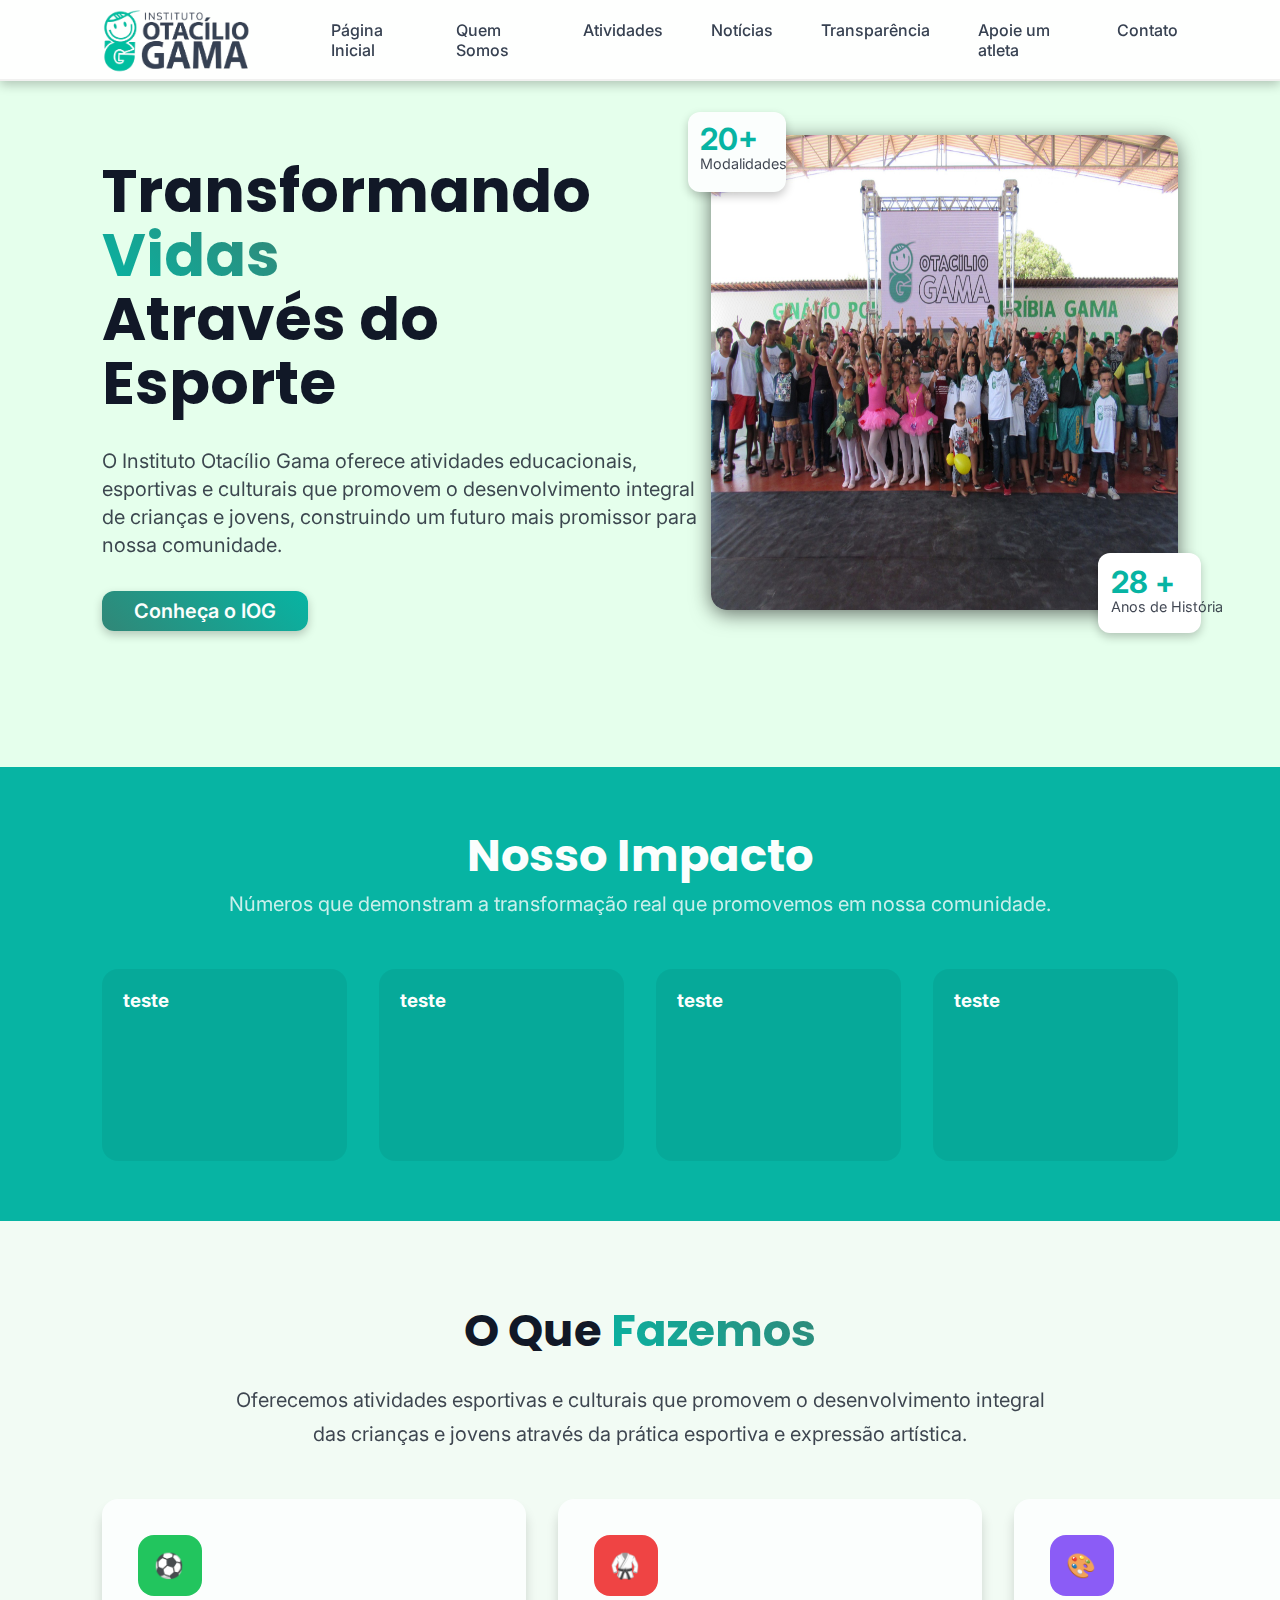
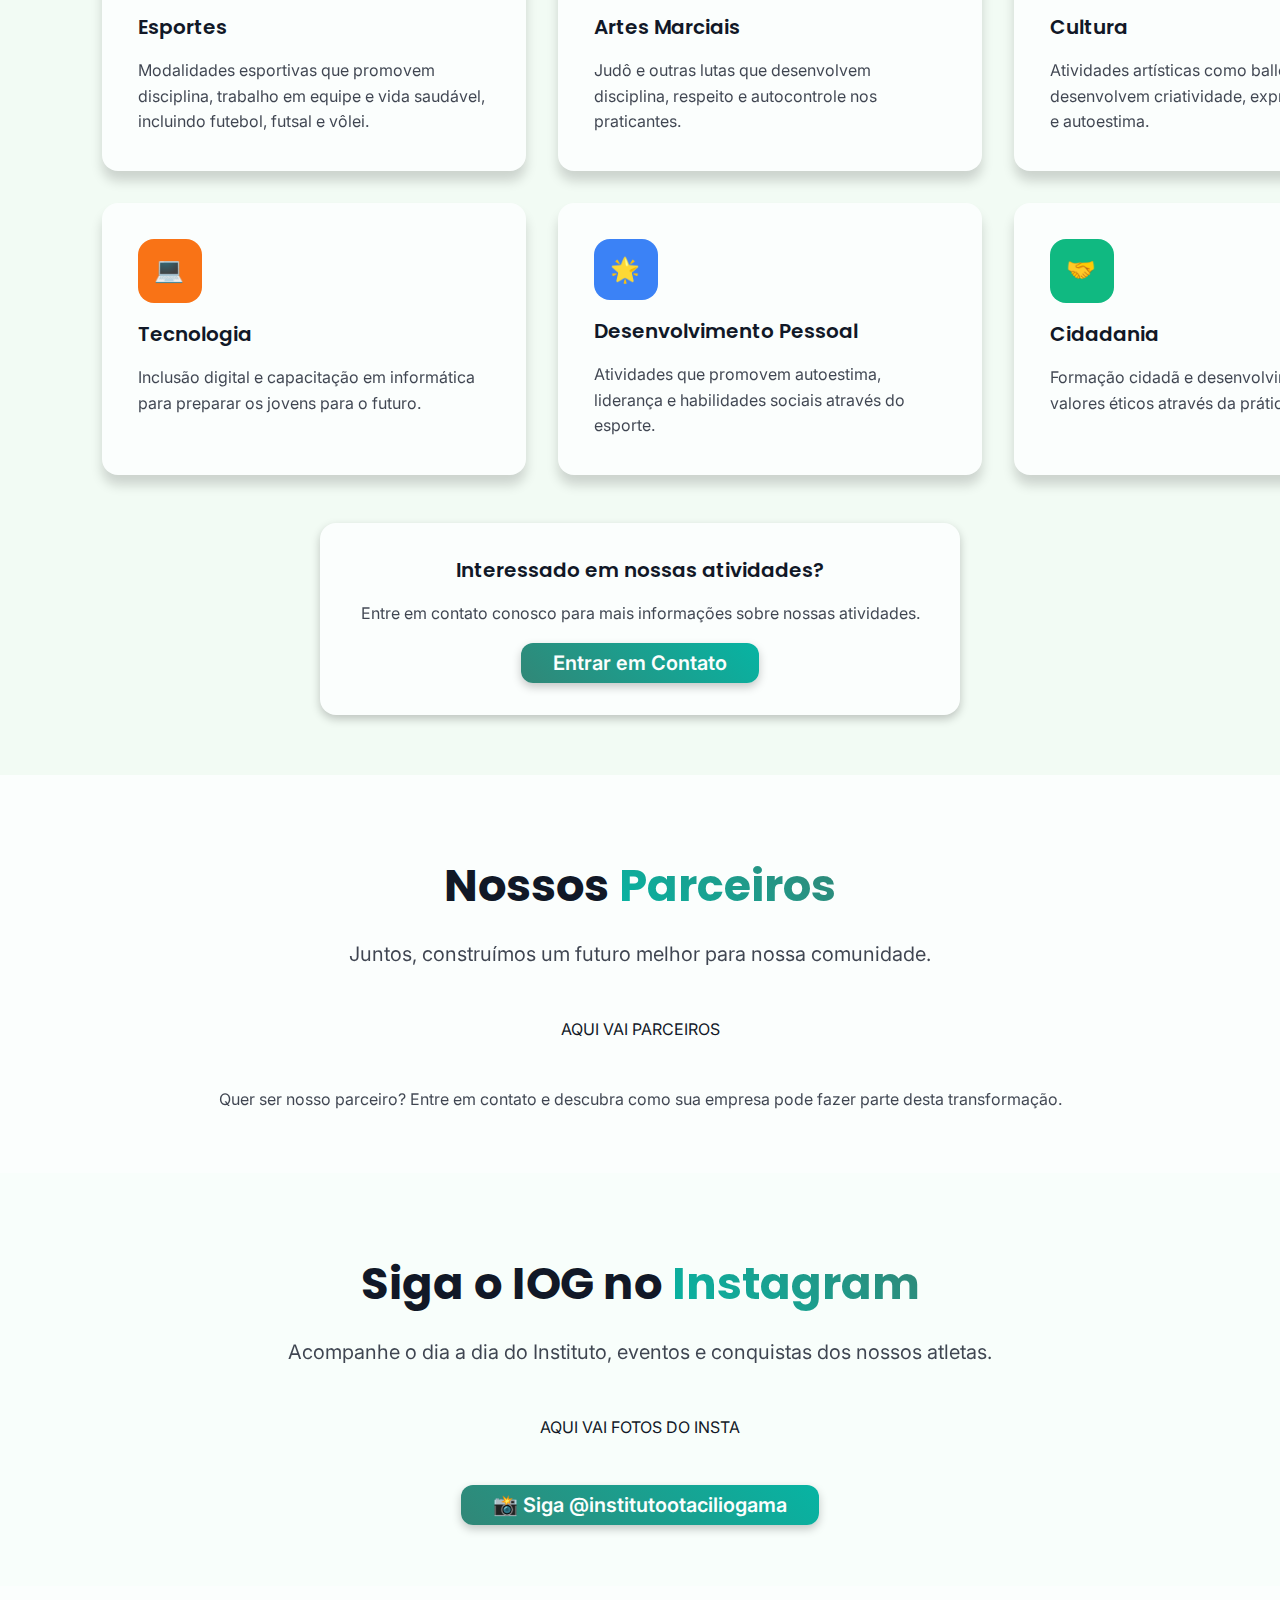
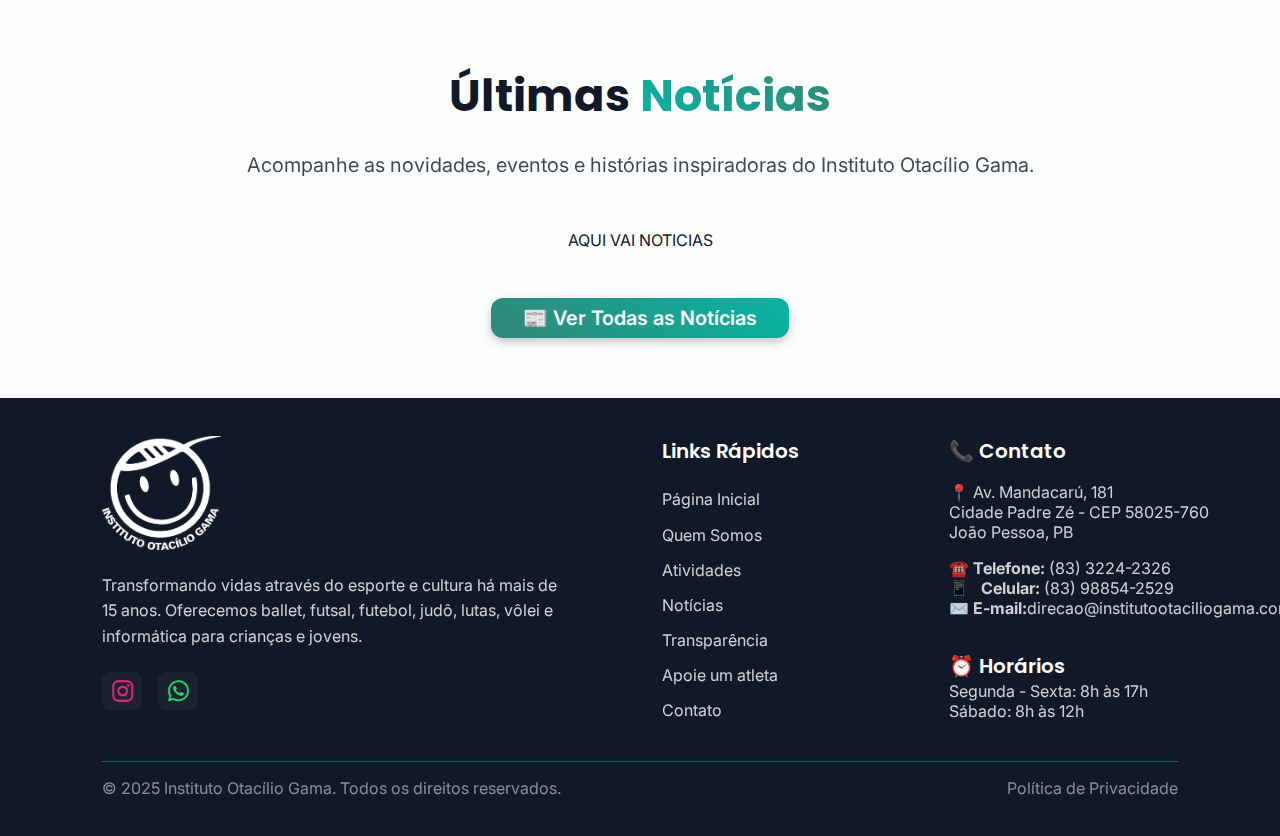
<file: index.html>
<!DOCTYPE html>
<html lang="pt-BR">

<head>
  <meta charset="UTF-8" />
  <meta name="viewport" content="width=device-width, initial-scale=1.0" />
  <title>Instituto Otacílio Gama</title>
  <meta name="description"
    content="O Instituto Otacílio Gama oferece atividades esportivas, culturais e educacionais para crianças e jovens. Faça sua matrícula e transforme seu futuro!" />
  <link rel="stylesheet" href="assets/css/styles.css" />
  <link rel="preconnect" href="https://fonts.googleapis.com" />
  <link rel="preconnect" href="https://fonts.gstatic.com" crossorigin />
  <link
    href="https://fonts.googleapis.com/css2?family=Inter:ital,opsz,wght@0,14..32,100..900;1,14..32,100..900&display=swap"
    rel="stylesheet" />
  <link href="https://fonts.googleapis.com/css2?family=Poppins:wght@400;600;700&display=swap" rel="stylesheet" />
  <link rel="stylesheet" href="https://cdnjs.cloudflare.com/ajax/libs/font-awesome/6.4.0/css/all.min.css" />
  <link rel="icon" type="image/png" href="assets/images/favicon-logo.png">
</head>

<body>
  <!-- Cabeçalho -->
  <header class="cabecalho">
    <div class="container">
      <div class="cabecalho__conteudo">
        <!-- Logo -->
        <div class="logo">
          <img src="assets/images/logo.png"
            alt="Logotipo do Instituto Otacílio Gama, com símbolo estilizado de rosto sorridente e texto ao lado" />
        </div>

        <!-- Navegação -->
        <div class="nav">
          <nav>
            <ul class="nav-lista">
              <li>
                <a href="index.html" class="link">Página Inicial</a>
              </li>
              <li>
                <a href="pages/quemsomos.html" class="link">Quem Somos</a>
              </li>
              <li>
                <a href="pages/atividades.html" class="link">Atividades</a>
              </li>
              <li>
                <a href="pages/noticias.html" class="link">Notícias</a>
              </li>
              <li>
                <a href="pages/transparencia.html" class="link">Transparência</a>
              </li>
              <li>
                <a href="pages/apoie.html" class="link">Apoie um atleta</a>
              </li>
              <li><a href="pages/contato.html" class="link">Contato</a></li>
            </ul>
          </nav>
        </div>
      </div>
    </div>
  </header>

  <main>
    <!-- Inicio -->
    <section class="inicio">
      <div class="container">
        <div class="inicio__conteudo">
          <div class="inicio__introducao">
            <h1 class="titulo">
              Transformando <br /><span>Vidas</span><br />Através do<br />
              Esporte
            </h1>
            <p class="inicio__descricao">
              O Instituto Otacílio Gama oferece atividades educacionais,
              esportivas e culturais que promovem o desenvolvimento integral
              de crianças e jovens, construindo um futuro mais promissor para
              nossa comunidade.
            </p>
            <div class="inicio__botao">
              <a href="pages/quemsomos.html" class="botao">Conheça o IOG</a>
            </div>
          </div>
          <div class="imagem">
            <div class="imagem__foto">
              <img src="assets/images/alunos.jfif" alt="Alunos" />
              <div class="inicio__conteudo__textoimg">
                <span class="textoimg__numero">20+</span>
                <p class="textoimg__texto">Modalidades</p>
              </div>
              <div class="inicio__conteudo__textoimg2">
                <span class="textoimg__numero">28 +</span>
                <p class="textoimg__texto">Anos de História</p>
              </div>
            </div>
          </div>
        </div>
      </div>
    </section>

    <!-- Impacto -->
    <section class="impacto">
      <div class="container">
        <div class="conteudo">
          <div class="descricao">
            <h2 class="subtitulo">Nosso Impacto</h2>
            <p class="texto">
              Números que demonstram a transformação real que promovemos em
              nossa comunidade.
            </p>
          </div>
          <div class="impacto__itens">
            <div class="impacto__item">
              <h3>teste</h3>
            </div>
            <div class="impacto__item">
              <h3>teste</h3>
            </div>
            <div class="impacto__item">
              <h3>teste</h3>
            </div>
            <div class="impacto__item">
              <h3>teste</h3>
            </div>
          </div>
        </div>
      </div>
    </section>
    <!-- O que Fazemos -->
    <section class="o-que-fazemos">
      <div class="container">
        <div class="conteudo">
          <div class="descricao">
            <h2 class="subtitulo">O Que <span>Fazemos</span></h2>
            <p class="texto">
              Oferecemos atividades esportivas e culturais que promovem o
              desenvolvimento integral<br />
              das crianças e jovens através da prática esportiva e expressão
              artística.
            </p>
          </div>
          <div class="o-que-fazemos__categorias">
            <div class="o-que-fazemos__categoria">
              <div class="o-que-fazemos__icone esportes">⚽️</div>
              <h3 class="subsubtitulo">Esportes</h3>
              <p class="texto2">
                Modalidades esportivas que promovem disciplina, trabalho em
                equipe e vida saudável, incluindo futebol, futsal e vôlei.
              </p>
            </div>
            <div class="o-que-fazemos__categoria">
              <div class="o-que-fazemos__icone artes-marciais">🥋</div>
              <h3 class="subsubtitulo">Artes Marciais</h3>
              <p class="texto2">
                Judô e outras lutas que desenvolvem disciplina, respeito e
                autocontrole nos praticantes.
              </p>
            </div>
            <div class="o-que-fazemos__categoria">
              <div class="o-que-fazemos__icone cultura">🎨</div>
              <h3 class="subsubtitulo">Cultura</h3>
              <p class="texto2">
                Atividades artísticas como ballet que desenvolvem
                criatividade, expressão corporal e autoestima.
              </p>
            </div>
            <div class="o-que-fazemos__categoria">
              <div class="o-que-fazemos__icone tecnologia">💻</div>
              <h3 class="subsubtitulo">Tecnologia</h3>
              <p class="texto2">
                Inclusão digital e capacitação em informática para preparar os
                jovens para o futuro.
              </p>
            </div>
            <div class="o-que-fazemos__categoria">
              <div class="o-que-fazemos__icone desenvolvimento">🌟</div>
              <h3 class="subsubtitulo">Desenvolvimento Pessoal</h3>
              <p class="texto2">
                Atividades que promovem autoestima, liderança e habilidades
                sociais através do esporte.
              </p>
            </div>
            <div class="o-que-fazemos__categoria">
              <div class="o-que-fazemos__icone cidadania">🤝</div>
              <h3 class="subsubtitulo">Cidadania</h3>
              <p class="texto2">
                Formação cidadã e desenvolvimento de valores éticos através da
                prática esportiva.
              </p>
            </div>
          </div>
          <div>
            <div class="o-que-fazemos__contato">
              <h3 class="subsubtitulo2">Interessado em nossas atividades?</h3>
              <p class="texto2">
                Entre em contato conosco para mais informações sobre nossas
                atividades.
              </p>
              <div class="secao__botao">
                <a href="pages/contato.html" class="botao">Entrar em Contato</a>
              </div>
            </div>
          </div>
        </div>
      </div>
    </section>
    <!-- Parceiros -->
    <section class="secao">
      <div class="container">
        <div class="conteudo">
          <div class="descricao">
            <h2 class="subtitulo">Nossos <span>Parceiros</span></h2>
            <p class="texto">
              Juntos, construímos um futuro melhor para nossa comunidade.
            </p>
          </div>
          <div class="parceiros">AQUI VAI PARCEIROS</div>
          <div class="descricao">
            <p class="texto2">
              Quer ser nosso parceiro? Entre em contato e descubra como sua
              empresa pode fazer parte desta transformação.
            </p>
          </div>
        </div>
      </div>
    </section>
    <!-- Instagram -->
    <section class="instagram">
      <div class="container">
        <div class="conteudo">
          <div class="descricao">
            <h2 class="subtitulo">Siga o IOG no <span>Instagram</span></h2>
            <p class="texto">
              Acompanhe o dia a dia do Instituto, eventos e conquistas dos
              nossos atletas.
            </p>
          </div>
          <div class="fotos">AQUI VAI FOTOS DO INSTA</div>
          <div class="secao__botao">
            <a href="https://www.instagram.com/institutootaciliogama/" class="botao" target="_blank" rel="noopener">
              📸 Siga @institutootaciliogama</a>
          </div>
        </div>
      </div>
    </section>
    <!-- Notícias -->
    <section class="secao">
      <div class="container">
        <div class="conteudo">
          <div class="descricao">
            <h2 class="subtitulo">Últimas <span>Notícias</span></h2>
            <p class="texto">
              Acompanhe as novidades, eventos e histórias inspiradoras do
              Instituto Otacílio Gama.
            </p>
          </div>
          <div class="noticias">AQUI VAI NOTICIAS</div>
          <div class="secao__botao">
            <a href="pages/noticias.html" class="botao">📰 Ver Todas as Notícias</a>
          </div>
        </div>
      </div>
    </section>
  </main>

  <!-- Footer -->
  <footer class="rodape">
    <div class="container">
      <div class="rodape__conteudo">
        <!-- Logo -->
        <section class="rodape__secao">
          <div class="rodape__logo">
            <img src="assets/images/CARINHA-BRANCA.png" alt="Logo Carinha Branca sorridente" />
          </div>
          <p class="texto2">
            Transformando vidas através do esporte e cultura há mais de 15
            anos. Oferecemos ballet, futsal, futebol, judô, lutas, vôlei e
            informática para crianças e jovens.
          </p>
          <div class="rodape__redes">
            <a href="https://www.instagram.com/institutootaciliogama/" target="_blank" rel="noopener"
              class="rodape__instagram">
              <i class="fab fa-instagram"></i></a>
            <a href="https://wa.me/5583988542529" target="_blank" rel="noopener" class="rodape__whatsapp">
              <i class="fab fa-whatsapp"></i>
            </a>
          </div>
        </section>
        <!-- Links -->
        <section class="rodape__secao2">
          <div class="links-rapidos">
            <h3 class="subsubtitulo">Links Rápidos</h3>
            <ul>
              <li>
                <a href="index.html" class="link">Página Inicial</a>
              </li>
              <li>
                <a href="pages/quemsomos.html" class="link">Quem Somos</a>
              </li>
              <li>
                <a href="pages/atividades.html" class="link">Atividades</a>
              </li>
              <li>
                <a href="pages/noticias.html" class="link">Notícias</a>
              </li>
              <li>
                <a href="pages/transparencia.html" class="link">Transparência</a>
              </li>
              <li>
                <a href="pages/apoie.html" class="link">Apoie um atleta</a>
              </li>
              <li><a href="pages/contato.html" class="link">Contato</a></li>
            </ul>
          </div>
          <!-- Contatos -->
          <div class="contato">
            <h3 class="subsubtitulo">📞 Contato</h3>
            <div class="contato__info">
              <p>
                📍&nbsp;Av. Mandacarú, 181<br />
                Cidade Padre Zé - CEP 58025-760<br />
                João Pessoa, PB
              </p>

              <p>
                <strong>☎️&nbsp;Telefone:</strong> (83) 3224-2326<br />
                <strong>📱&nbsp;&nbsp;&nbsp;Celular:</strong> (83)
                98854-2529<br />
                <strong>✉️&nbsp;E-mail:</strong>direcao@institutootaciliogama.com.br
              </p>
            </div>
            <div class="horario">
              <h3 class="subsubtitulo">⏰ Horários</h3>
              <p>
                Segunda - Sexta: 8h às 17h <br />
                Sábado: 8h às 12h
              </p>
            </div>
          </div>
        </section>
      </div>
      <!-- Direitos -->
      <div class="rodape__direitos">
        <div>
          <p>
            &copy; 2025 Instituto Otacílio Gama. Todos os direitos reservados.
          </p>
        </div>
        <div class="politica">
          <a href="pages/politica.html">Política de Privacidade</a>
        </div>
      </div>
    </div>
  </footer>

  <!--<script src="script.js"></script> -->
</body>

</html>
</file>
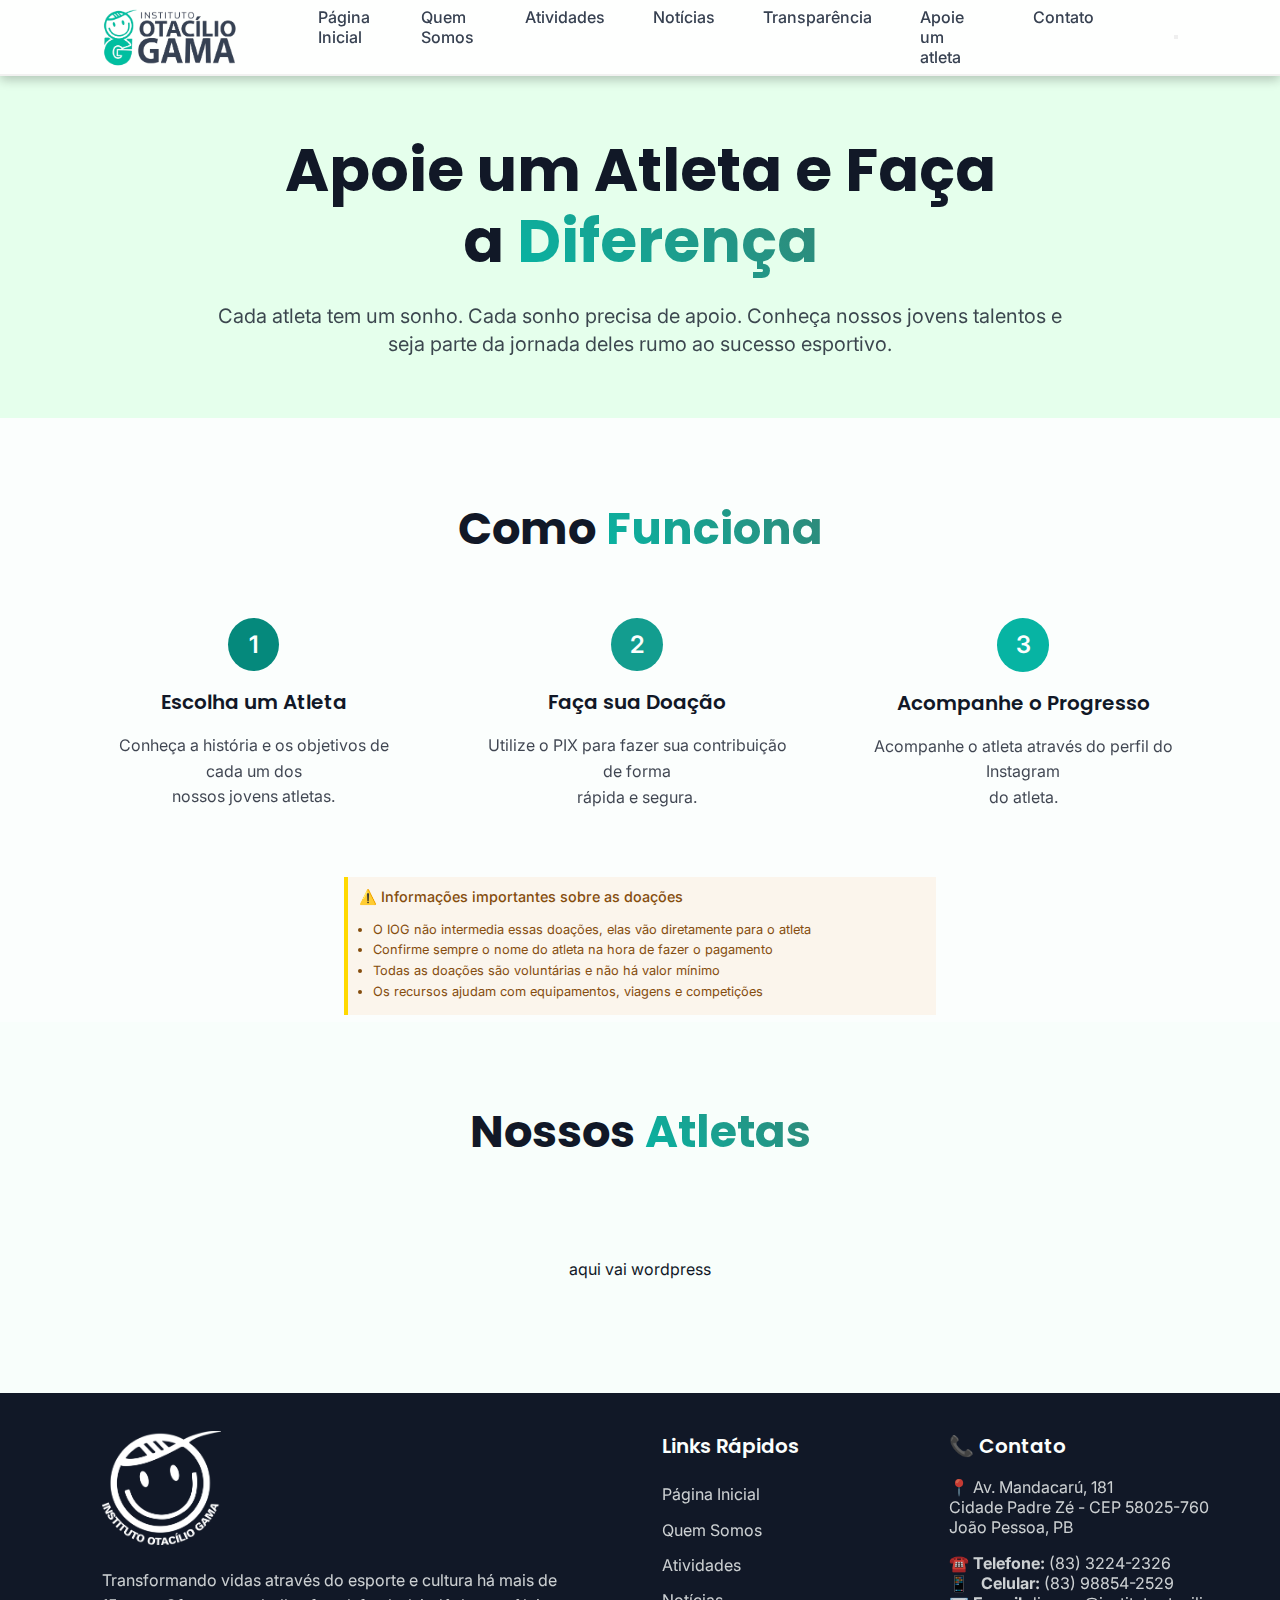
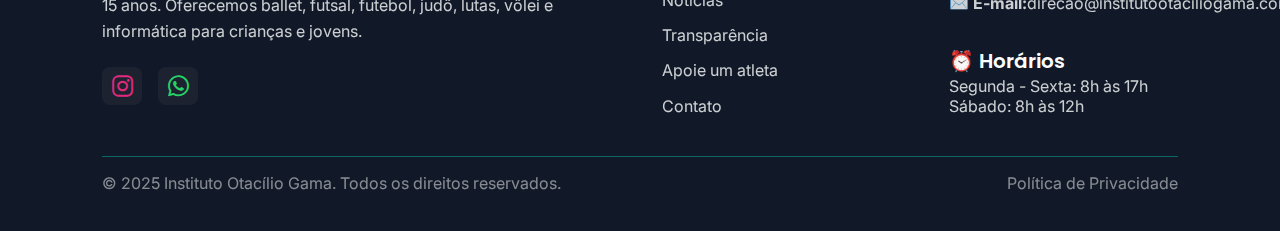
<file: pages/apoie.html>
<!DOCTYPE html>
<html lang="pt-BR">

<head>
  <meta charset="UTF-8" />
  <meta name="viewport" content="width=device-width, initial-scale=1.0" />
  <title>Apoie um Atleta - Instituto Otacílio Gama</title>
  <meta name="description"
    content="O Instituto Otacílio Gama oferece atividades esportivas, culturais e educacionais para crianças e jovens. Faça sua matrícula e transforme seu futuro!" />
  <link rel="stylesheet" href="../assets/css/styles.css" />
  <link rel="stylesheet" href="../assets/css/pages.css" />
  <link rel="stylesheet" href="../assets/css/mediaquery.css" />
  <link rel="preconnect" href="https://fonts.googleapis.com" />
  <link rel="preconnect" href="https://fonts.gstatic.com" crossorigin />
  <link
    href="https://fonts.googleapis.com/css2?family=Inter:ital,opsz,wght@0,14..32,100..900;1,14..32,100..900&display=swap"
    rel="stylesheet" />
  <link href="https://fonts.googleapis.com/css2?family=Poppins:wght@400;600;700&display=swap" rel="stylesheet" />
  <link rel="stylesheet" href="https://cdnjs.cloudflare.com/ajax/libs/font-awesome/6.4.0/css/all.min.css" />
  <link rel="icon" type="image/png" href="../assets/images/favicon-logo.png">
  <script src="../script.js" defer></script>
</head>

<body>
  <!-- Cabeçalho -->
  <header class="cabecalho">
    <div class="container">
      <div class="cabecalho__conteudo">
        <!-- Logo -->
        <div class="logo">
          <img src="../assets/images/logo.png"
            alt="Logotipo do Instituto Otacílio Gama, com símbolo estilizado de rosto sorridente e texto ao lado" />
        </div>

        <!-- Navegação -->
        <div class="nav" id="nav">
          <nav>
            <ul class="nav-lista">
              <li>
                <a href="../index.html" class="link">Página Inicial</a>
              </li>
              <li>
                <a href="quemsomos.html" class="link">Quem Somos</a>
              </li>
              <li>
                <a href="atividades.html" class="link">Atividades</a>
              </li>
              <li>
                <a href="noticias.html" class="link">Notícias</a>
              </li>
              <li>
                <a href="transparencia.html" class="link">Transparência</a>
              </li>
              <li>
                <a href="apoie.html" class="link">Apoie um atleta</a>
              </li>
              <li><a href="contato.html" class="link">Contato</a></li>
            </ul>
          </nav>
        </div>

        <!-- Botão sanduiche -->
        <button class="sanduiche" id="sanduiche">
          <span></span>
          <span></span>
          <span></span>
        </button>
      </div>
    </div>
  </header>

  <main>
    <!-- Inicio -->
    <section class="inicio">
      <div class="container">
        <div class="container3">
          <div class="conteudo">
            <div class="descricao">
              <h1 class="titulo">
                Apoie um Atleta e Faça<br />
                a <span>Diferença</span>
              </h1>
              <p class="inicio__descricao">
                Cada atleta tem um sonho. Cada sonho precisa de apoio. Conheça
                nossos jovens talentos e<br />
                seja parte da jornada deles rumo ao sucesso esportivo.
              </p>
            </div>
          </div>
        </div>
      </div>
    </section>

    <!-- Como Apoiar -->
    <section class="secao">
      <div class="container">
        <div class="conteudo">
          <div class="descricao">
            <h2 class="subtitulo">Como <span>Funciona</span></h2>
            <div class="apoie">
              <div class="apoie__como">
                <h2 class="apoie__passo um">1</h2>
                <h3 class="subsubtitulo">Escolha um Atleta</h3>
                <p class="texto2">
                  Conheça a história e os objetivos de cada um dos<br />
                  nossos jovens atletas.
                </p>
              </div>

              <div class="apoie__como">
                <h2 class="apoie__passo dois">2</h2>
                <h3 class="subsubtitulo">Faça sua Doação</h3>
                <p class="texto2">
                  Utilize o PIX para fazer sua contribuição de forma<br />
                  rápida e segura.
                </p>
              </div>

              <div class="apoie__como">
                <h2 class="apoie__passo">3</h2>
                <h3 class="subsubtitulo">Acompanhe o Progresso</h3>
                <p class="texto2">
                  Acompanhe o atleta através do perfil do Instagram<br />
                  do atleta.
                </p>
              </div>
            </div>
          </div>
        </div>
      </div>
    </section>

    <!-- Aviso -->
    <section class="secao">
      <div class="container">
        <div>
          <div>
            <div class="apoie__aviso">
              <h3>⚠️ Informações importantes sobre as doações</h3>
              <ul>
                <li>
                  O IOG não intermedia essas doações, elas vão diretamente
                  para o atleta
                </li>
                <li>
                  Confirme sempre o nome do atleta na hora de fazer o
                  pagamento
                </li>
                <li>
                  Todas as doações são voluntárias e não há valor mínimo
                </li>
                <li>
                  Os recursos ajudam com equipamentos, viagens e competições
                </li>
              </ul>
            </div>
          </div>
        </div>
      </div>
    </section>

    <!-- Atletas -->
    <section class="atletas">
      <div class="container">
        <div class="conteudo">
          <div class="descricao">
            <h2 class="subtitulo">Nossos <span>Atletas</span></h2>
            <p class="conteudo">aqui vai wordpress</p>
          </div>
        </div>
      </div>
    </section>
  </main>

  <!-- Footer -->
  <footer class="rodape">
    <div class="container">
      <div class="rodape__conteudo">
        <!-- Logo -->
        <section class="rodape__secao">
          <div class="rodape__logo">
            <img src="../assets/images/CARINHA-BRANCA.png" alt="Logo Carinha Branca sorridente" />
          </div>
          <p class="texto2">
            Transformando vidas através do esporte e cultura há mais de 15
            anos. Oferecemos ballet, futsal, futebol, judô, lutas, vôlei e
            informática para crianças e jovens.
          </p>
          <div class="rodape__redes">
            <a href="https://www.instagram.com/institutootaciliogama/" target="_blank" rel="noopener"
              class="rodape__instagram">
              <i class="fab fa-instagram"></i></a>
            <a href="https://wa.me/5583988542529" target="_blank" rel="noopener" class="rodape__whatsapp">
              <i class="fab fa-whatsapp"></i>
            </a>
          </div>
        </section>
        <!-- Links -->
        <section class="rodape__secao2">
          <div class="links-rapidos">
            <h3 class="subsubtitulo">Links Rápidos</h3>
            <ul>
              <li>
                <a href="../index.html" class="link">Página Inicial</a>
              </li>
              <li>
                <a href="quemsomos.html" class="link">Quem Somos</a>
              </li>
              <li>
                <a href="atividades.html" class="link">Atividades</a>
              </li>
              <li>
                <a href="noticias.html" class="link">Notícias</a>
              </li>
              <li>
                <a href="transparencia.html" class="link">Transparência</a>
              </li>
              <li>
                <a href="apoie.html" class="link">Apoie um atleta</a>
              </li>
              <li><a href="contato.html" class="link">Contato</a></li>
            </ul>
          </div>
          <!-- Contatos -->
          <div class="contato">
            <h3 class="subsubtitulo">📞 Contato</h3>
            <div class="contato__info">
              <p>
                📍&nbsp;Av. Mandacarú, 181<br />
                Cidade Padre Zé - CEP 58025-760<br />
                João Pessoa, PB
              </p>

              <p>
                <strong>☎️&nbsp;Telefone:</strong> (83) 3224-2326<br />
                <strong>📱&nbsp;&nbsp;&nbsp;Celular:</strong> (83)
                98854-2529<br />
                <strong>✉️&nbsp;E-mail:</strong>direcao@institutootaciliogama.com.br
              </p>
            </div>
            <div class="horario">
              <h3 class="subsubtitulo">⏰ Horários</h3>
              <p>
                Segunda - Sexta: 8h às 17h <br />
                Sábado: 8h às 12h
              </p>
            </div>
          </div>
        </section>
      </div>
      <!-- Direitos -->
      <div class="rodape__direitos">
        <div>
          <p>
            &copy; 2025 Instituto Otacílio Gama. Todos os direitos reservados.
          </p>
        </div>
        <div class="politica">
          <a href="politica.html">Política de Privacidade</a>
        </div>
      </div>
    </div>
  </footer>
</body>

</html>
</file>
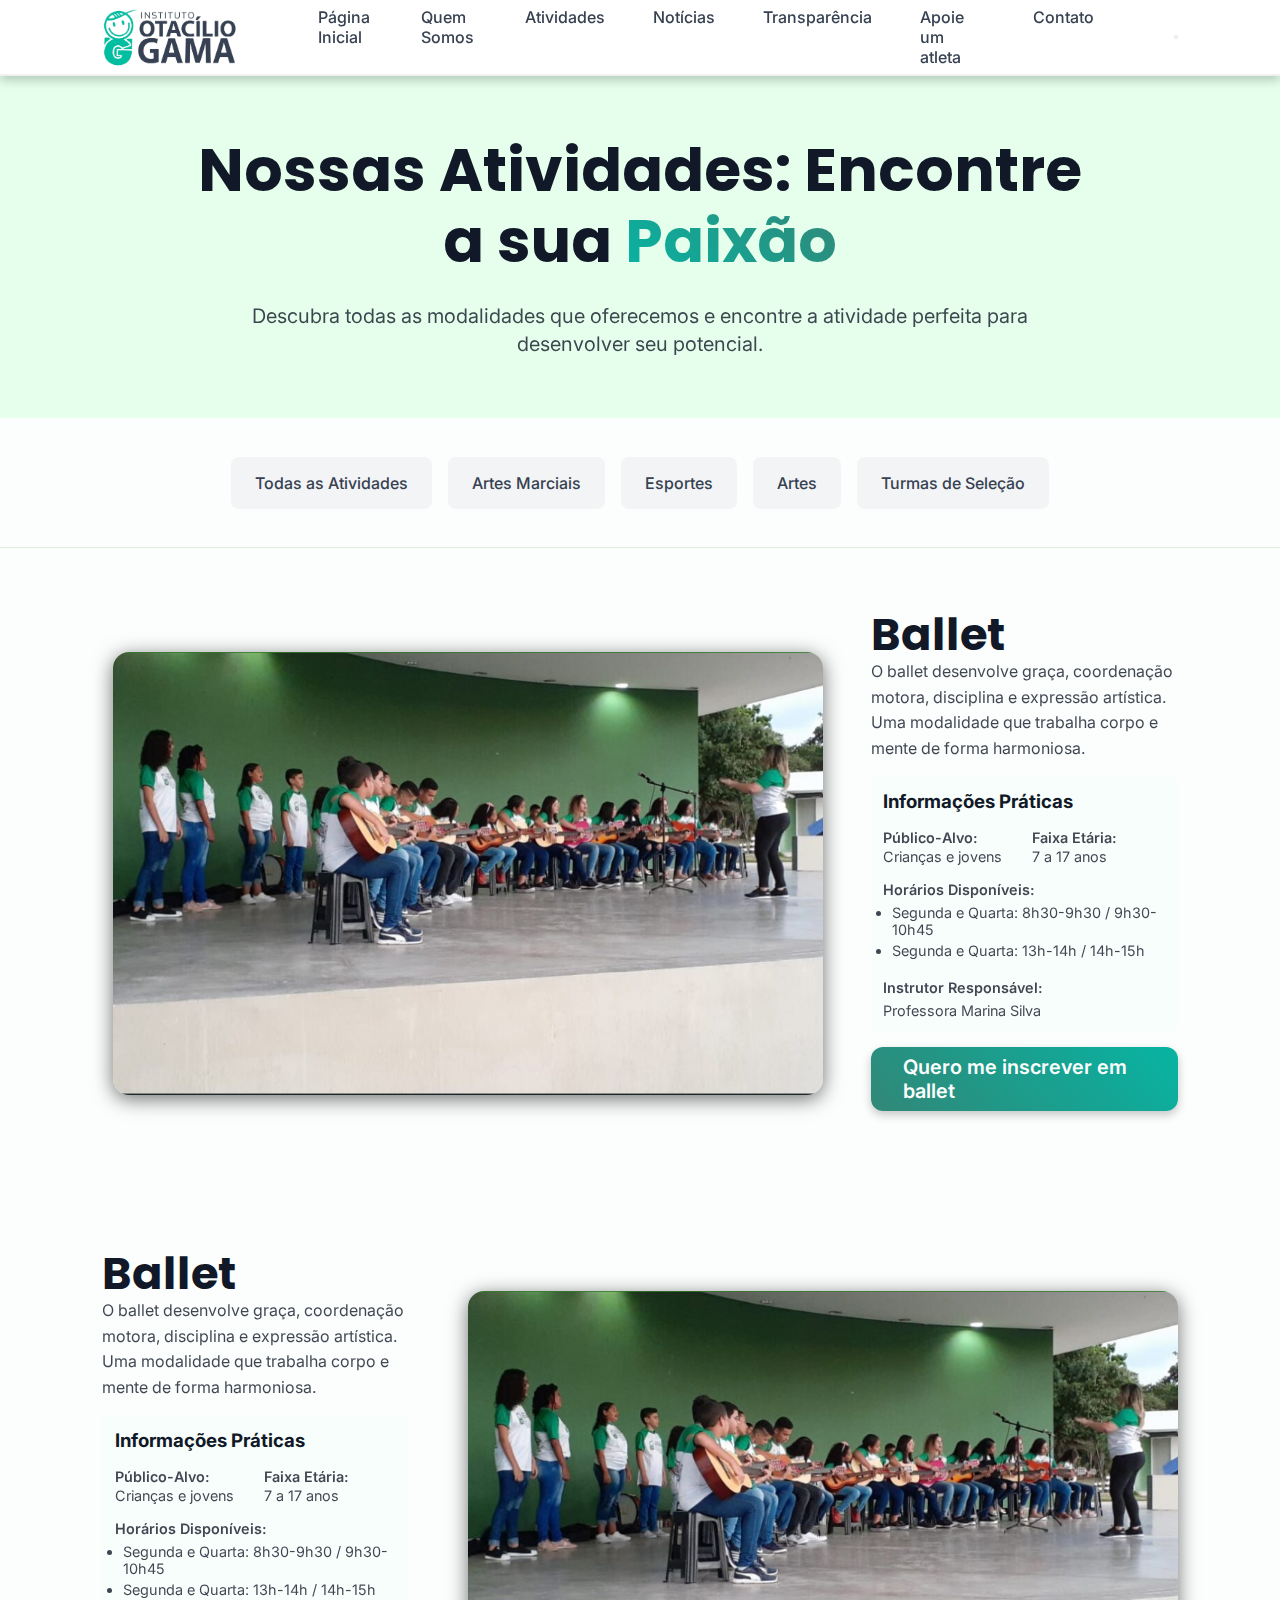
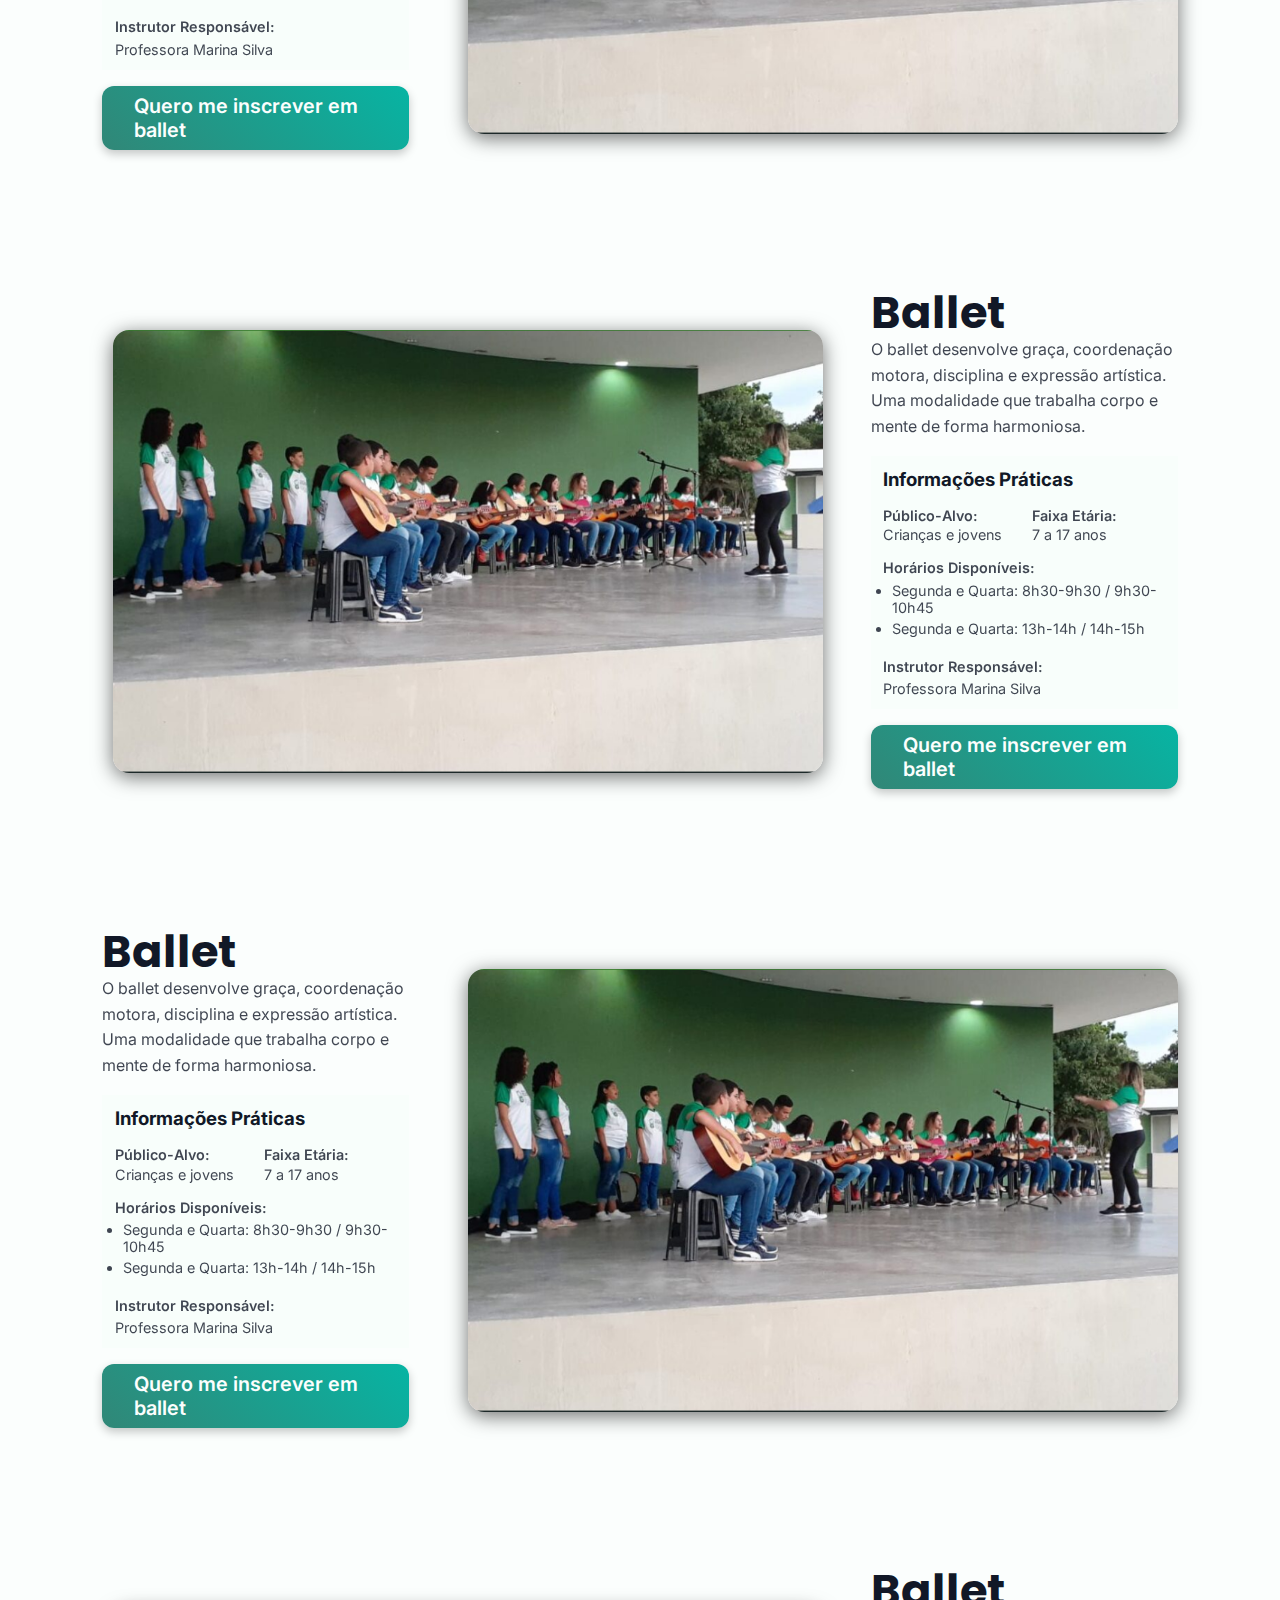
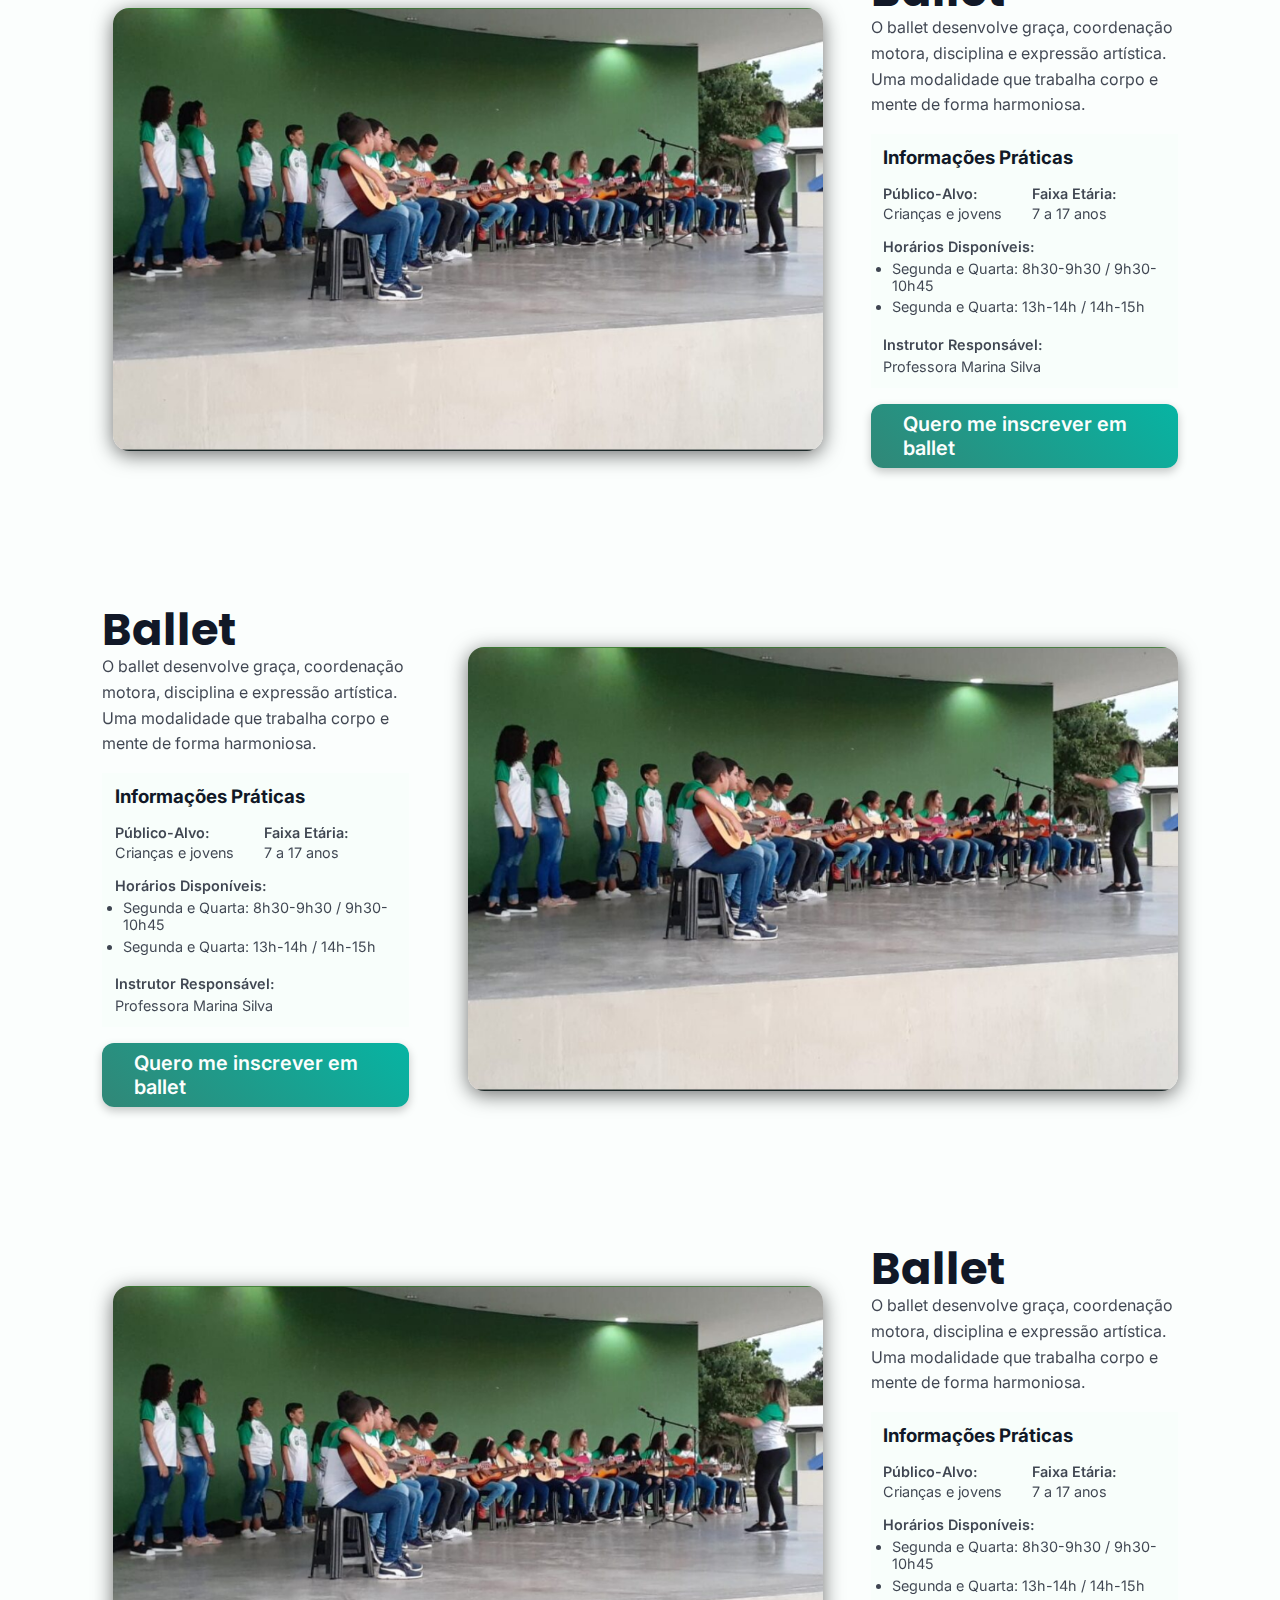
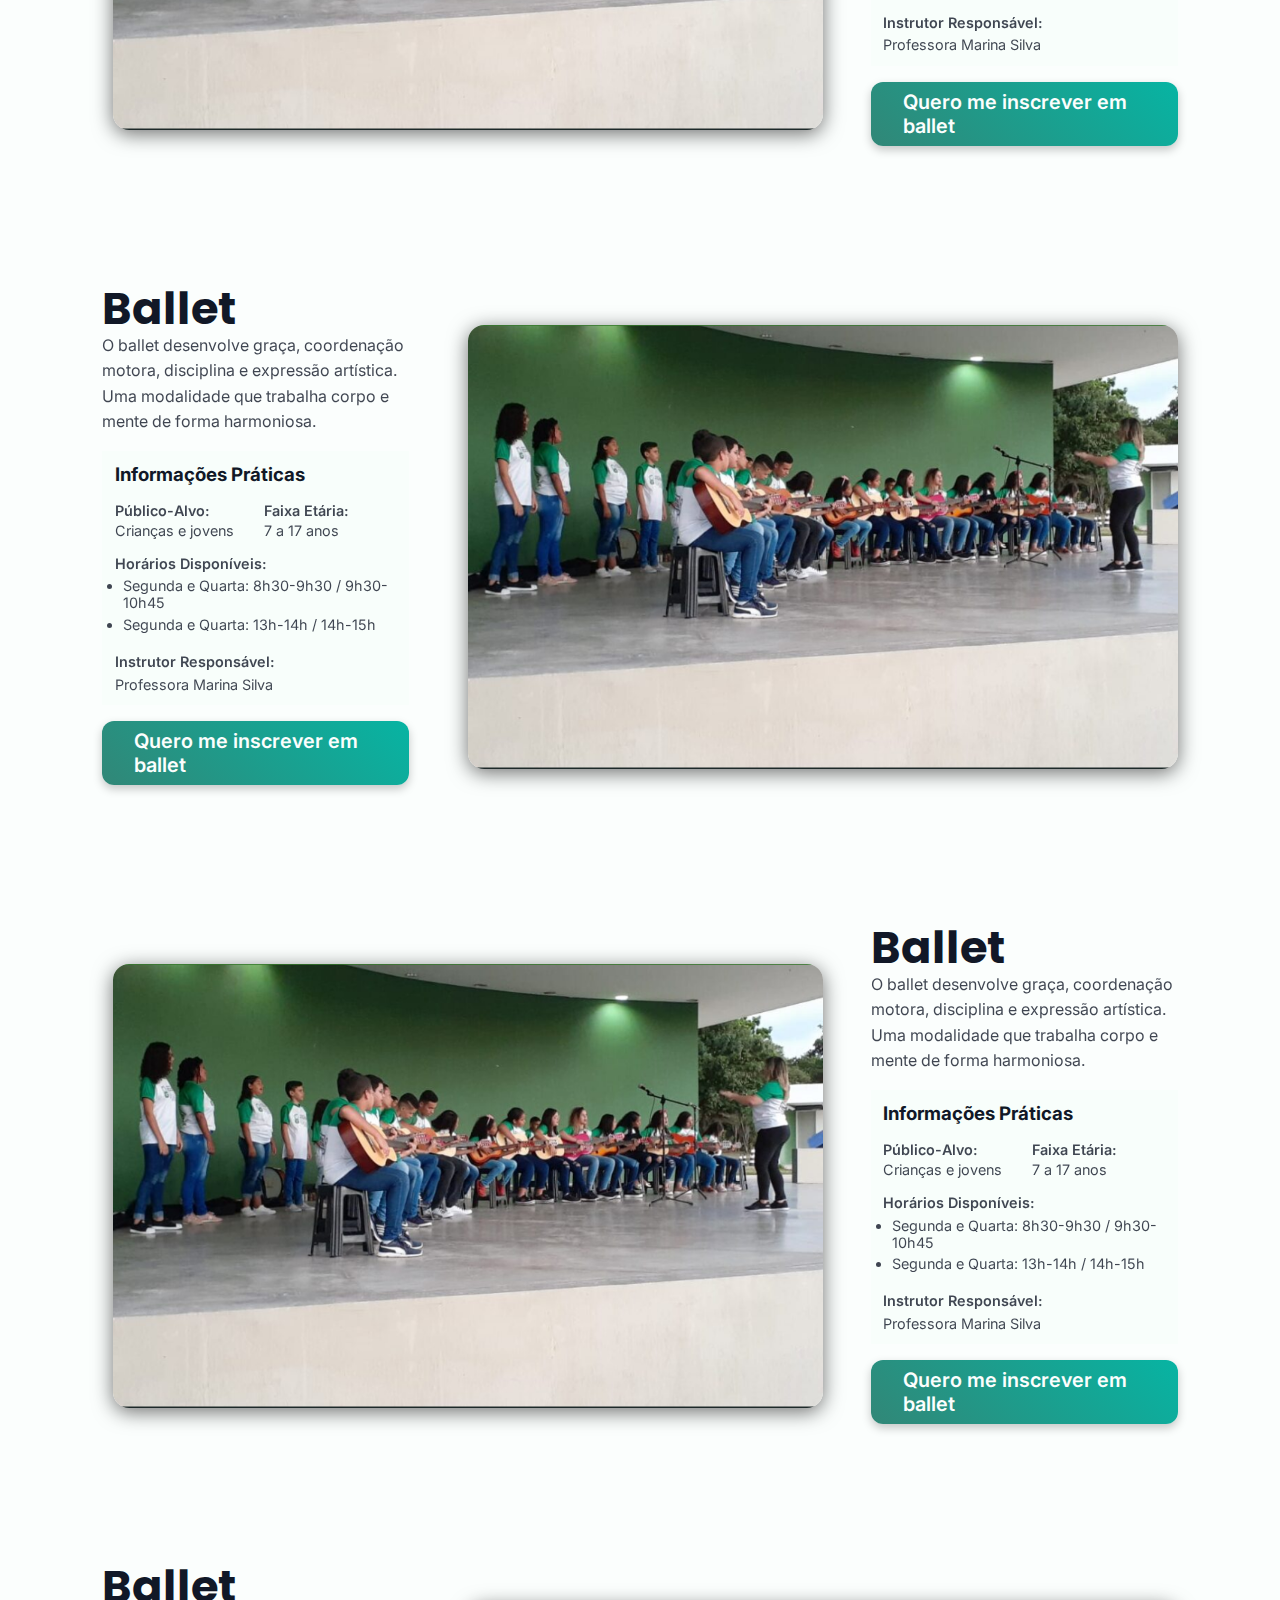
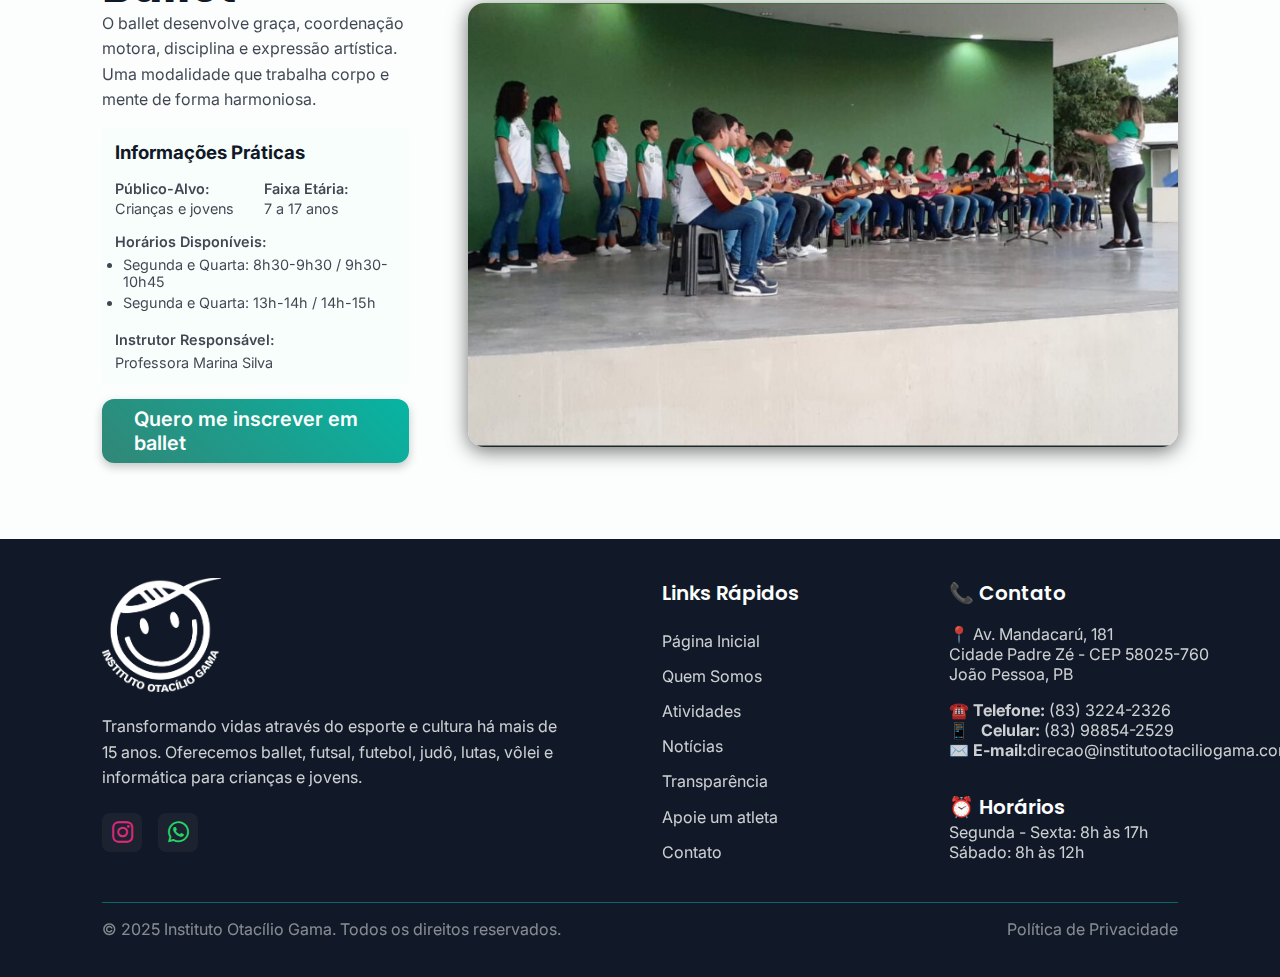
<file: pages/atividades.html>
<!DOCTYPE html>
<html lang="pt-BR">

<head>
  <meta charset="UTF-8" />
  <meta name="viewport" content="width=device-width, initial-scale=1.0" />
  <title>Atividades - Instituto Otacílio Gama</title>
  <meta name="description"
    content="O Instituto Otacílio Gama oferece atividades esportivas, culturais e educacionais para crianças e jovens. Faça sua matrícula e transforme seu futuro!" />
  <link rel="stylesheet" href="../assets/css/styles.css" />
  <link rel="stylesheet" href="../assets/css/pages.css" />
  <link rel="stylesheet" href="../assets/css/mediaquery.css" />
  <link rel="preconnect" href="https://fonts.googleapis.com" />
  <link rel="preconnect" href="https://fonts.gstatic.com" crossorigin />
  <link
    href="https://fonts.googleapis.com/css2?family=Inter:ital,opsz,wght@0,14..32,100..900;1,14..32,100..900&display=swap"
    rel="stylesheet" />
  <link href="https://fonts.googleapis.com/css2?family=Poppins:wght@400;600;700&display=swap" rel="stylesheet" />
  <link rel="stylesheet" href="https://cdnjs.cloudflare.com/ajax/libs/font-awesome/6.4.0/css/all.min.css" />
  <link rel="icon" type="image/png" href="../assets/images/favicon-logo.png" />
  <script src="../script.js" defer></script>
</head>

<body>
  <!-- Cabeçalho -->
  <header class="cabecalho">
    <div class="container">
      <div class="cabecalho__conteudo">
        <!-- Logo -->
        <div class="logo">
          <img src="../assets/images/logo.png"
            alt="Logotipo do Instituto Otacílio Gama, com símbolo estilizado de rosto sorridente e texto ao lado" />
        </div>

        <!-- Navegação -->
        <div class="nav" id="nav">
          <nav>
            <ul class="nav-lista">
              <li>
                <a href="../index.html" class="link">Página Inicial</a>
              </li>
              <li>
                <a href="quemsomos.html" class="link">Quem Somos</a>
              </li>
              <li>
                <a href="atividades.html" class="link">Atividades</a>
              </li>
              <li>
                <a href="noticias.html" class="link">Notícias</a>
              </li>
              <li>
                <a href="transparencia.html" class="link">Transparência</a>
              </li>
              <li>
                <a href="apoie.html" class="link">Apoie um atleta</a>
              </li>
              <li><a href="contato.html" class="link">Contato</a></li>
            </ul>
          </nav>
        </div>

        <!-- Botão sanduiche -->
        <button class="sanduiche" id="sanduiche">
          <span></span>
          <span></span>
          <span></span>
        </button>
      </div>
    </div>
  </header>

  <main>
    <!-- Inicio -->
    <section class="inicio">
      <div class="container">
        <div class="container3">
          <div class="conteudo">
            <div class="descricao">
              <h1 class="titulo">
                Nossas Atividades: Encontre<br />
                a sua <span>Paixão</span>
              </h1>
              <p class="inicio__descricao">
                Descubra todas as modalidades que oferecemos e encontre a
                atividade perfeita para<br />
                desenvolver seu potencial.
              </p>
            </div>
          </div>
        </div>
      </div>
    </section>

    <!-- Menu -->
    <div class="container atividades__menu">
      <div class="menu">
        <div>
          <button class="menu__botao">Todas as Atividades</button>
        </div>
        <div>
          <button class="menu__botao">Artes Marciais</button>
        </div>
        <div>
          <button class="menu__botao">Esportes</button>
        </div>
        <div>
          <button class="menu__botao">Artes</button>
        </div>
        <div>
          <button class="menu__botao">Turmas de Seleção</button>
        </div>
      </div>
    </div>

    <!-- Atividades -->
    <section class="secao">
      <div class="container">
        <div class="conteudo2">
          <div class="imagem">
            <div class="imagem__foto">
              <img src="../assets/images/alunos.png" alt="Alunos, professores e a equipe do Otacilio Gama" />
            </div>
          </div>
          <div class="atividades">
            <div class="descricao2">
              <h3 class="subtitulo">Ballet</h3>
              <p class="texto2">
                O ballet desenvolve graça, coordenação motora, disciplina e
                expressão artística. Uma modalidade que trabalha corpo e mente
                de forma harmoniosa.
              </p>
            </div>
            <div class="atividade">
              <h3>Informações Práticas</h3>
              <div class="atividade__info">
                <div class="atividade__publico">
                  <h4>Público-Alvo:</h4>
                  <p>Crianças e jovens</p>
                </div>
                <div class="atividade__horario">
                  <h4>Horários Disponíveis:</h4>
                  <ul>
                    <li>Segunda e Quarta: 8h30-9h30 / 9h30-10h45</li>
                    <li>Segunda e Quarta: 13h-14h / 14h-15h</li>
                  </ul>
                </div>
                <div class="atividade__instrutor">
                  <h4>Instrutor Responsável:</h4>
                  <p>Professora Marina Silva</p>
                </div>
                <div class="atividade__faixa">
                  <h4>Faixa Etária:</h4>
                  <p>7 a 17 anos</p>
                </div>
              </div>
            </div>
            <div class="secao__botao">
              <a href="contato.html" class="botao">Quero me inscrever em ballet</a>
            </div>
          </div>
        </div>
      </div>
    </section>
    <section class="atividades__secao">
      <div class="container">
        <div class="conteudo2">
          <div class="imagem">
            <div class="imagem__foto">
              <img src="../assets/images/alunos.png" alt="Alunos, professores e a equipe do Otacilio Gama" />
            </div>
          </div>
          <div class="atividades">
            <div class="descricao2">
              <h3 class="subtitulo">Ballet</h3>
              <p class="texto2">
                O ballet desenvolve graça, coordenação motora, disciplina e
                expressão artística. Uma modalidade que trabalha corpo e mente
                de forma harmoniosa.
              </p>
            </div>
            <div class="atividade">
              <h3>Informações Práticas</h3>
              <div class="atividade__info">
                <div class="atividade__publico">
                  <h4>Público-Alvo:</h4>
                  <p>Crianças e jovens</p>
                </div>
                <div class="atividade__horario">
                  <h4>Horários Disponíveis:</h4>
                  <ul>
                    <li>Segunda e Quarta: 8h30-9h30 / 9h30-10h45</li>
                    <li>Segunda e Quarta: 13h-14h / 14h-15h</li>
                  </ul>
                </div>
                <div class="atividade__instrutor">
                  <h4>Instrutor Responsável:</h4>
                  <p>Professora Marina Silva</p>
                </div>
                <div class="atividade__faixa">
                  <h4>Faixa Etária:</h4>
                  <p>7 a 17 anos</p>
                </div>
              </div>
            </div>
            <div class="secao__botao">
              <a href="contato.html" class="botao">Quero me inscrever em ballet</a>
            </div>
          </div>
        </div>
      </div>
    </section>
    <section class="secao">
      <div class="container">
        <div class="conteudo2">
          <div class="imagem">
            <div class="imagem__foto">
              <img src="../assets/images/alunos.png" alt="Alunos, professores e a equipe do Otacilio Gama" />
            </div>
          </div>
          <div class="atividades">
            <div class="descricao2">
              <h3 class="subtitulo">Ballet</h3>
              <p class="texto2">
                O ballet desenvolve graça, coordenação motora, disciplina e
                expressão artística. Uma modalidade que trabalha corpo e mente
                de forma harmoniosa.
              </p>
            </div>
            <div class="atividade">
              <h3>Informações Práticas</h3>
              <div class="atividade__info">
                <div class="atividade__publico">
                  <h4>Público-Alvo:</h4>
                  <p>Crianças e jovens</p>
                </div>
                <div class="atividade__horario">
                  <h4>Horários Disponíveis:</h4>
                  <ul>
                    <li>Segunda e Quarta: 8h30-9h30 / 9h30-10h45</li>
                    <li>Segunda e Quarta: 13h-14h / 14h-15h</li>
                  </ul>
                </div>
                <div class="atividade__instrutor">
                  <h4>Instrutor Responsável:</h4>
                  <p>Professora Marina Silva</p>
                </div>
                <div class="atividade__faixa">
                  <h4>Faixa Etária:</h4>
                  <p>7 a 17 anos</p>
                </div>
              </div>
            </div>
            <div class="secao__botao">
              <a href="contato.html" class="botao">Quero me inscrever em ballet</a>
            </div>
          </div>
        </div>
      </div>
    </section>
    <section class="atividades__secao">
      <div class="container">
        <div class="conteudo2">
          <div class="imagem">
            <div class="imagem__foto">
              <img src="../assets/images/alunos.png" alt="Alunos, professores e a equipe do Otacilio Gama" />
            </div>
          </div>
          <div class="atividades">
            <div class="descricao2">
              <h3 class="subtitulo">Ballet</h3>
              <p class="texto2">
                O ballet desenvolve graça, coordenação motora, disciplina e
                expressão artística. Uma modalidade que trabalha corpo e mente
                de forma harmoniosa.
              </p>
            </div>
            <div class="atividade">
              <h3>Informações Práticas</h3>
              <div class="atividade__info">
                <div class="atividade__publico">
                  <h4>Público-Alvo:</h4>
                  <p>Crianças e jovens</p>
                </div>
                <div class="atividade__horario">
                  <h4>Horários Disponíveis:</h4>
                  <ul>
                    <li>Segunda e Quarta: 8h30-9h30 / 9h30-10h45</li>
                    <li>Segunda e Quarta: 13h-14h / 14h-15h</li>
                  </ul>
                </div>
                <div class="atividade__instrutor">
                  <h4>Instrutor Responsável:</h4>
                  <p>Professora Marina Silva</p>
                </div>
                <div class="atividade__faixa">
                  <h4>Faixa Etária:</h4>
                  <p>7 a 17 anos</p>
                </div>
              </div>
            </div>
            <div class="secao__botao">
              <a href="contato.html" class="botao">Quero me inscrever em ballet</a>
            </div>
          </div>
        </div>
      </div>
    </section>
    <section class="secao">
      <div class="container">
        <div class="conteudo2">
          <div class="imagem">
            <div class="imagem__foto">
              <img src="../assets/images/alunos.png" alt="Alunos, professores e a equipe do Otacilio Gama" />
            </div>
          </div>
          <div class="atividades">
            <div class="descricao2">
              <h3 class="subtitulo">Ballet</h3>
              <p class="texto2">
                O ballet desenvolve graça, coordenação motora, disciplina e
                expressão artística. Uma modalidade que trabalha corpo e mente
                de forma harmoniosa.
              </p>
            </div>
            <div class="atividade">
              <h3>Informações Práticas</h3>
              <div class="atividade__info">
                <div class="atividade__publico">
                  <h4>Público-Alvo:</h4>
                  <p>Crianças e jovens</p>
                </div>
                <div class="atividade__horario">
                  <h4>Horários Disponíveis:</h4>
                  <ul>
                    <li>Segunda e Quarta: 8h30-9h30 / 9h30-10h45</li>
                    <li>Segunda e Quarta: 13h-14h / 14h-15h</li>
                  </ul>
                </div>
                <div class="atividade__instrutor">
                  <h4>Instrutor Responsável:</h4>
                  <p>Professora Marina Silva</p>
                </div>
                <div class="atividade__faixa">
                  <h4>Faixa Etária:</h4>
                  <p>7 a 17 anos</p>
                </div>
              </div>
            </div>
            <div class="secao__botao">
              <a href="contato.html" class="botao">Quero me inscrever em ballet</a>
            </div>
          </div>
        </div>
      </div>
    </section>
    <section class="atividades__secao">
      <div class="container">
        <div class="conteudo2">
          <div class="imagem">
            <div class="imagem__foto">
              <img src="../assets/images/alunos.png" alt="Alunos, professores e a equipe do Otacilio Gama" />
            </div>
          </div>
          <div class="atividades">
            <div class="descricao2">
              <h3 class="subtitulo">Ballet</h3>
              <p class="texto2">
                O ballet desenvolve graça, coordenação motora, disciplina e
                expressão artística. Uma modalidade que trabalha corpo e mente
                de forma harmoniosa.
              </p>
            </div>
            <div class="atividade">
              <h3>Informações Práticas</h3>
              <div class="atividade__info">
                <div class="atividade__publico">
                  <h4>Público-Alvo:</h4>
                  <p>Crianças e jovens</p>
                </div>
                <div class="atividade__horario">
                  <h4>Horários Disponíveis:</h4>
                  <ul>
                    <li>Segunda e Quarta: 8h30-9h30 / 9h30-10h45</li>
                    <li>Segunda e Quarta: 13h-14h / 14h-15h</li>
                  </ul>
                </div>
                <div class="atividade__instrutor">
                  <h4>Instrutor Responsável:</h4>
                  <p>Professora Marina Silva</p>
                </div>
                <div class="atividade__faixa">
                  <h4>Faixa Etária:</h4>
                  <p>7 a 17 anos</p>
                </div>
              </div>
            </div>
            <div class="secao__botao">
              <a href="contato.html" class="botao">Quero me inscrever em ballet</a>
            </div>
          </div>
        </div>
      </div>
    </section>
    <section class="secao">
      <div class="container">
        <div class="conteudo2">
          <div class="imagem">
            <div class="imagem__foto">
              <img src="../assets/images/alunos.png" alt="Alunos, professores e a equipe do Otacilio Gama" />
            </div>
          </div>
          <div class="atividades">
            <div class="descricao2">
              <h3 class="subtitulo">Ballet</h3>
              <p class="texto2">
                O ballet desenvolve graça, coordenação motora, disciplina e
                expressão artística. Uma modalidade que trabalha corpo e mente
                de forma harmoniosa.
              </p>
            </div>
            <div class="atividade">
              <h3>Informações Práticas</h3>
              <div class="atividade__info">
                <div class="atividade__publico">
                  <h4>Público-Alvo:</h4>
                  <p>Crianças e jovens</p>
                </div>
                <div class="atividade__horario">
                  <h4>Horários Disponíveis:</h4>
                  <ul>
                    <li>Segunda e Quarta: 8h30-9h30 / 9h30-10h45</li>
                    <li>Segunda e Quarta: 13h-14h / 14h-15h</li>
                  </ul>
                </div>
                <div class="atividade__instrutor">
                  <h4>Instrutor Responsável:</h4>
                  <p>Professora Marina Silva</p>
                </div>
                <div class="atividade__faixa">
                  <h4>Faixa Etária:</h4>
                  <p>7 a 17 anos</p>
                </div>
              </div>
            </div>
            <div class="secao__botao">
              <a href="contato.html" class="botao">Quero me inscrever em ballet</a>
            </div>
          </div>
        </div>
      </div>
    </section>
    <section class="atividades__secao">
      <div class="container">
        <div class="conteudo2">
          <div class="imagem">
            <div class="imagem__foto">
              <img src="../assets/images/alunos.png" alt="Alunos, professores e a equipe do Otacilio Gama" />
            </div>
          </div>
          <div class="atividades">
            <div class="descricao2">
              <h3 class="subtitulo">Ballet</h3>
              <p class="texto2">
                O ballet desenvolve graça, coordenação motora, disciplina e
                expressão artística. Uma modalidade que trabalha corpo e mente
                de forma harmoniosa.
              </p>
            </div>
            <div class="atividade">
              <h3>Informações Práticas</h3>
              <div class="atividade__info">
                <div class="atividade__publico">
                  <h4>Público-Alvo:</h4>
                  <p>Crianças e jovens</p>
                </div>
                <div class="atividade__horario">
                  <h4>Horários Disponíveis:</h4>
                  <ul>
                    <li>Segunda e Quarta: 8h30-9h30 / 9h30-10h45</li>
                    <li>Segunda e Quarta: 13h-14h / 14h-15h</li>
                  </ul>
                </div>
                <div class="atividade__instrutor">
                  <h4>Instrutor Responsável:</h4>
                  <p>Professora Marina Silva</p>
                </div>
                <div class="atividade__faixa">
                  <h4>Faixa Etária:</h4>
                  <p>7 a 17 anos</p>
                </div>
              </div>
            </div>
            <div class="secao__botao">
              <a href="contato.html" class="botao">Quero me inscrever em ballet</a>
            </div>
          </div>
        </div>
      </div>
    </section>
    <section class="secao">
      <div class="container">
        <div class="conteudo2">
          <div class="imagem">
            <div class="imagem__foto">
              <img src="../assets/images/alunos.png" alt="Alunos, professores e a equipe do Otacilio Gama" />
            </div>
          </div>
          <div class="atividades">
            <div class="descricao2">
              <h3 class="subtitulo">Ballet</h3>
              <p class="texto2">
                O ballet desenvolve graça, coordenação motora, disciplina e
                expressão artística. Uma modalidade que trabalha corpo e mente
                de forma harmoniosa.
              </p>
            </div>
            <div class="atividade">
              <h3>Informações Práticas</h3>
              <div class="atividade__info">
                <div class="atividade__publico">
                  <h4>Público-Alvo:</h4>
                  <p>Crianças e jovens</p>
                </div>
                <div class="atividade__horario">
                  <h4>Horários Disponíveis:</h4>
                  <ul>
                    <li>Segunda e Quarta: 8h30-9h30 / 9h30-10h45</li>
                    <li>Segunda e Quarta: 13h-14h / 14h-15h</li>
                  </ul>
                </div>
                <div class="atividade__instrutor">
                  <h4>Instrutor Responsável:</h4>
                  <p>Professora Marina Silva</p>
                </div>
                <div class="atividade__faixa">
                  <h4>Faixa Etária:</h4>
                  <p>7 a 17 anos</p>
                </div>
              </div>
            </div>
            <div class="secao__botao">
              <a href="contato.html" class="botao">Quero me inscrever em ballet</a>
            </div>
          </div>
        </div>
      </div>
    </section>
    <section class="atividades__secao">
      <div class="container">
        <div class="conteudo2">
          <div class="imagem">
            <div class="imagem__foto">
              <img src="../assets/images/alunos.png" alt="Alunos, professores e a equipe do Otacilio Gama" />
            </div>
          </div>
          <div class="atividades">
            <div class="descricao2">
              <h3 class="subtitulo">Ballet</h3>
              <p class="texto2">
                O ballet desenvolve graça, coordenação motora, disciplina e
                expressão artística. Uma modalidade que trabalha corpo e mente
                de forma harmoniosa.
              </p>
            </div>
            <div class="atividade">
              <h3>Informações Práticas</h3>
              <div class="atividade__info">
                <div class="atividade__publico">
                  <h4>Público-Alvo:</h4>
                  <p>Crianças e jovens</p>
                </div>
                <div class="atividade__horario">
                  <h4>Horários Disponíveis:</h4>
                  <ul>
                    <li>Segunda e Quarta: 8h30-9h30 / 9h30-10h45</li>
                    <li>Segunda e Quarta: 13h-14h / 14h-15h</li>
                  </ul>
                </div>
                <div class="atividade__instrutor">
                  <h4>Instrutor Responsável:</h4>
                  <p>Professora Marina Silva</p>
                </div>
                <div class="atividade__faixa">
                  <h4>Faixa Etária:</h4>
                  <p>7 a 17 anos</p>
                </div>
              </div>
            </div>
            <div class="secao__botao">
              <a href="contato.html" class="botao">Quero me inscrever em ballet</a>
            </div>
          </div>
        </div>
      </div>
    </section>
  </main>

  <!-- Footer -->
  <footer class="rodape">
    <div class="container">
      <div class="rodape__conteudo">
        <!-- Logo -->
        <section class="rodape__secao">
          <div class="rodape__logo">
            <img src="../assets/images/CARINHA-BRANCA.png" alt="Logo Carinha Branca sorridente" />
          </div>
          <p class="texto2">
            Transformando vidas através do esporte e cultura há mais de 15
            anos. Oferecemos ballet, futsal, futebol, judô, lutas, vôlei e
            informática para crianças e jovens.
          </p>
          <div class="rodape__redes">
            <a href="https://www.instagram.com/institutootaciliogama/" target="_blank" rel="noopener"
              class="rodape__instagram">
              <i class="fab fa-instagram"></i></a>
            <a href="https://wa.me/5583988542529" target="_blank" rel="noopener" class="rodape__whatsapp">
              <i class="fab fa-whatsapp"></i>
            </a>
          </div>
        </section>
        <!-- Links -->
        <section class="rodape__secao2">
          <div class="links-rapidos">
            <h3 class="subsubtitulo">Links Rápidos</h3>
            <ul>
              <li>
                <a href="../index.html" class="link">Página Inicial</a>
              </li>
              <li>
                <a href="quemsomos.html" class="link">Quem Somos</a>
              </li>
              <li>
                <a href="atividades.html" class="link">Atividades</a>
              </li>
              <li>
                <a href="noticias.html" class="link">Notícias</a>
              </li>
              <li>
                <a href="transparencia.html" class="link">Transparência</a>
              </li>
              <li>
                <a href="apoie.html" class="link">Apoie um atleta</a>
              </li>
              <li><a href="contato.html" class="link">Contato</a></li>
            </ul>
          </div>
          <!-- Contatos -->
          <div class="contato">
            <h3 class="subsubtitulo">📞 Contato</h3>
            <div class="contato__info">
              <p>
                📍&nbsp;Av. Mandacarú, 181<br />
                Cidade Padre Zé - CEP 58025-760<br />
                João Pessoa, PB
              </p>

              <p>
                <strong>☎️&nbsp;Telefone:</strong> (83) 3224-2326<br />
                <strong>📱&nbsp;&nbsp;&nbsp;Celular:</strong> (83)
                98854-2529<br />
                <strong>✉️&nbsp;E-mail:</strong>direcao@institutootaciliogama.com.br
              </p>
            </div>
            <div class="horario">
              <h3 class="subsubtitulo">⏰ Horários</h3>
              <p>
                Segunda - Sexta: 8h às 17h <br />
                Sábado: 8h às 12h
              </p>
            </div>
          </div>
        </section>
      </div>
      <!-- Direitos -->
      <div class="rodape__direitos">
        <div>
          <p>
            &copy; 2025 Instituto Otacílio Gama. Todos os direitos reservados.
          </p>
        </div>
        <div class="politica">
          <a href="politica.html">Política de Privacidade</a>
        </div>
      </div>
    </div>
  </footer>
</body>

</html>
</file>
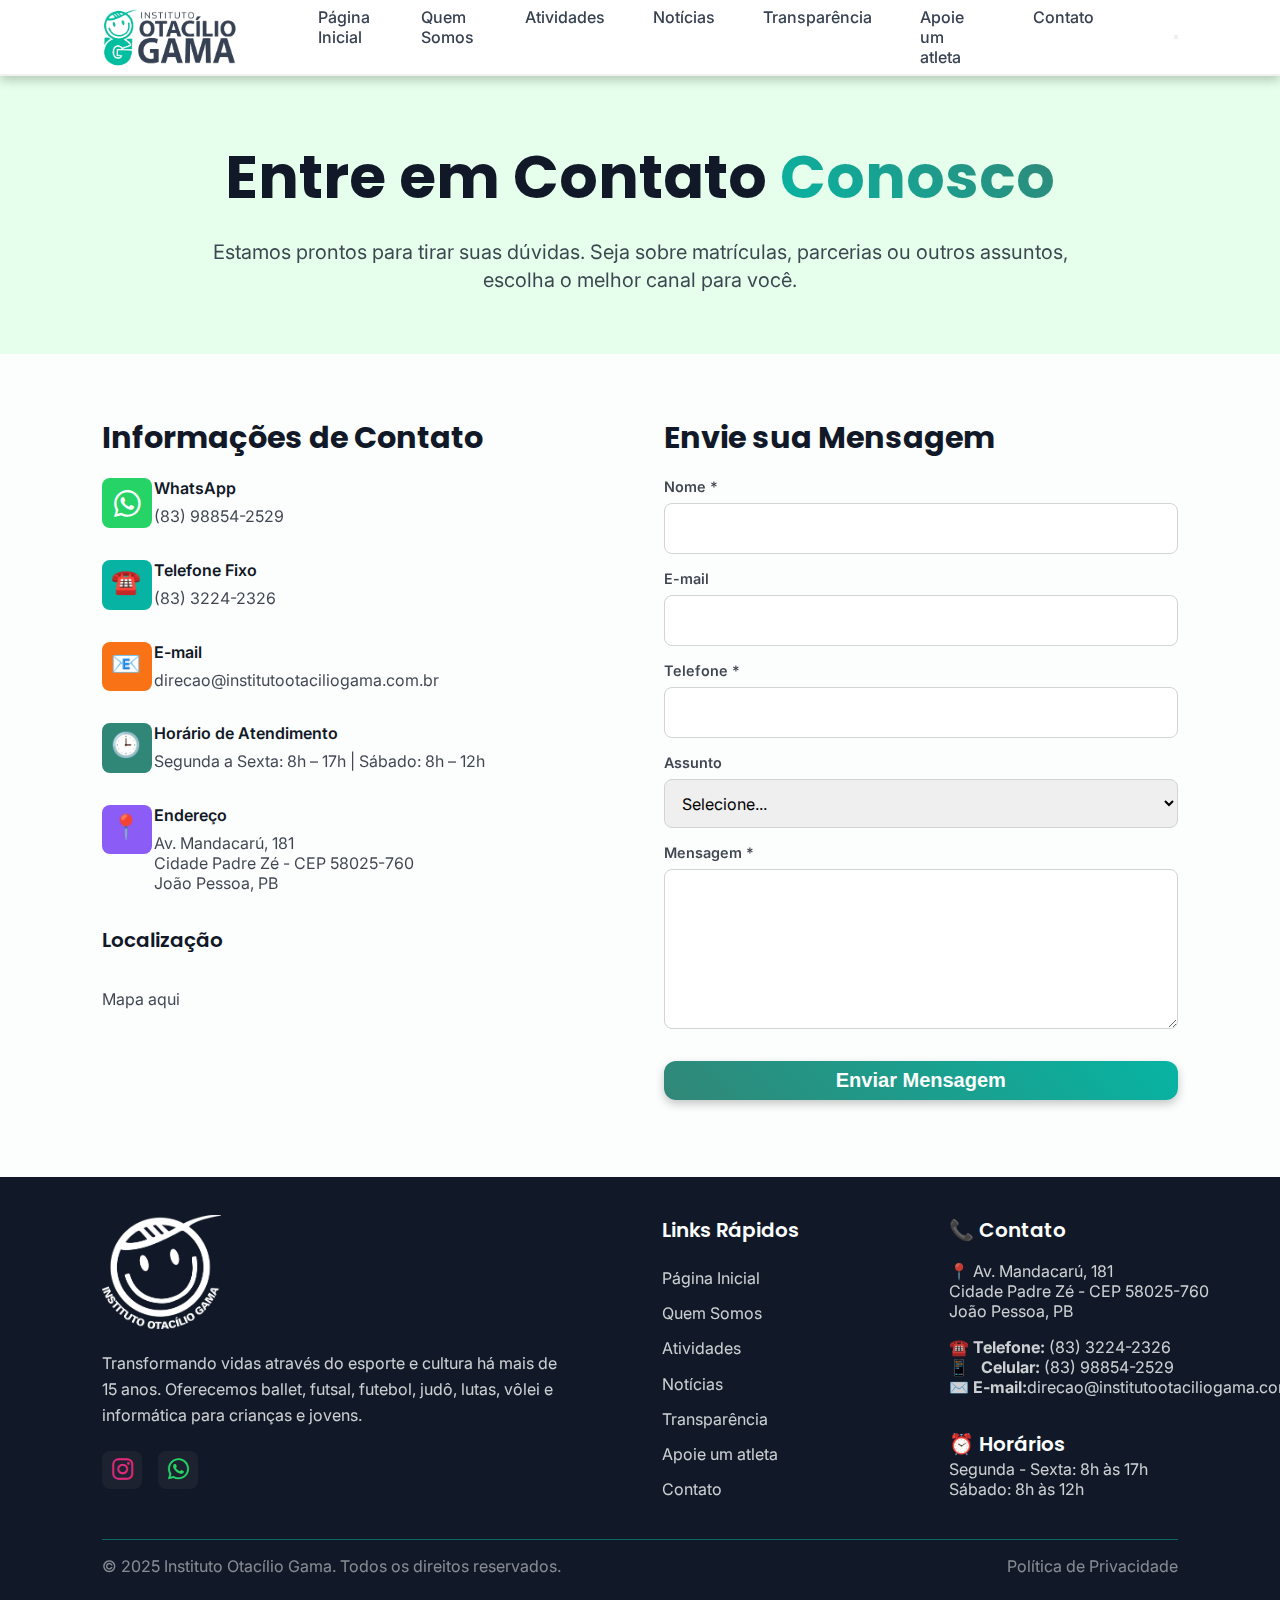
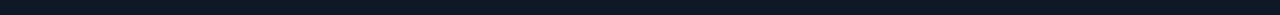
<file: pages/contato.html>
<!DOCTYPE html>
<html lang="pt-BR">

<head>
  <meta charset="UTF-8" />
  <meta name="viewport" content="width=device-width, initial-scale=1.0" />
  <title>Contato - Instituto Otacílio Gama</title>
  <meta name="description"
    content="O Instituto Otacílio Gama oferece atividades esportivas, culturais e educacionais para crianças e jovens. Faça sua matrícula e transforme seu futuro!" />
  <link rel="stylesheet" href="../assets/css/styles.css" />
  <link rel="stylesheet" href="../assets/css/pages.css" />
  <link rel="stylesheet" href="../assets/css/mediaquery.css" />
  <link rel="preconnect" href="https://fonts.googleapis.com" />
  <link rel="preconnect" href="https://fonts.gstatic.com" crossorigin />
  <link
    href="https://fonts.googleapis.com/css2?family=Inter:ital,opsz,wght@0,14..32,100..900;1,14..32,100..900&display=swap"
    rel="stylesheet" />
  <link href="https://fonts.googleapis.com/css2?family=Poppins:wght@400;600;700&display=swap" rel="stylesheet" />
  <link rel="stylesheet" href="https://cdnjs.cloudflare.com/ajax/libs/font-awesome/6.4.0/css/all.min.css" />
  <link rel="icon" type="image/png" href="../assets/images/favicon-logo.png">
  <script src="../script.js" defer></script>
</head>

<body>
  <!-- Cabeçalho -->
  <header class="cabecalho">
    <div class="container">
      <div class="cabecalho__conteudo">
        <!-- Logo -->
        <div class="logo">
          <img src="../assets/images/logo.png"
            alt="Logotipo do Instituto Otacílio Gama, com símbolo estilizado de rosto sorridente e texto ao lado" />
        </div>

        <!-- Navegação -->
        <div class="nav" id="nav">
          <nav>
            <ul class="nav-lista">
              <li>
                <a href="../index.html" class="link">Página Inicial</a>
              </li>
              <li>
                <a href="quemsomos.html" class="link">Quem Somos</a>
              </li>
              <li>
                <a href="atividades.html" class="link">Atividades</a>
              </li>
              <li>
                <a href="noticias.html" class="link">Notícias</a>
              </li>
              <li>
                <a href="transparencia.html" class="link">Transparência</a>
              </li>
              <li>
                <a href="apoie.html" class="link">Apoie um atleta</a>
              </li>
              <li><a href="contato.html" class="link">Contato</a></li>
            </ul>
          </nav>
        </div>

        <!-- Botão sanduiche -->
        <button class="sanduiche" id="sanduiche">
          <span></span>
          <span></span>
          <span></span>
        </button>
      </div>
    </div>
  </header>

  <main>
    <!-- Inicio -->
    <section class="inicio">
      <div class="container">
        <div class="container3">
          <div class="conteudo">
            <div class="descricao">
              <h1 class="titulo">Entre em Contato <span>Conosco</span></h1>
              <p class="inicio__descricao">
                Estamos prontos para tirar suas dúvidas. Seja sobre matrículas,
                parcerias ou outros assuntos,<br />
                escolha o melhor canal para você.
              </p>
            </div>
          </div>
        </div>
      </div>
    </section>

    <!-- Contato -->
    <section class="secao">
      <div class="container">
        <div class="pagina-contato">
          <div class="pagina-contato__informacoes">
            <h2 class="subtitulo">Informações de Contato</h2>
            <div class="pagina-contato__contato">
              <div class="pagina-contato__icone whatsapp">
                <i class="fab fa-whatsapp"></i>
              </div>
              <div class="pagina-contato__dados">
                <h3>WhatsApp</h3>
                <a href="https://wa.me/5583988542529" target="_blank" rel="noopener">
                  (83) 98854-2529
                </a>
              </div>
            </div>
            <div class="pagina-contato__contato">
              <div class="pagina-contato__icone telefone">☎️</div>
              <div class="pagina-contato__dados">
                <h3>Telefone Fixo</h3>
                <p>(83) 3224-2326</p>
              </div>
            </div>
            <div class="pagina-contato__contato">
              <div class="pagina-contato__icone email">📧</div>
              <div class="pagina-contato__dados">
                <h3>E-mail</h3>
                <p>direcao@institutootaciliogama.com.br</p>
              </div>
            </div>
            <div class="pagina-contato__contato">
              <div class="pagina-contato__icone horario-atendimento">🕒</div>
              <div class="pagina-contato__dados">
                <h3>Horário de Atendimento</h3>
                <p>Segunda a Sexta: 8h – 17h | Sábado: 8h – 12h</p>
              </div>
            </div>
            <div class="pagina-contato__contato">
              <div class="pagina-contato__icone endereco">📍</div>
              <div class="pagina-contato__dados">
                <h3>Endereço</h3>
                <p>
                  Av. Mandacarú, 181 <br />
                  Cidade Padre Zé - CEP 58025-760<br />
                  João Pessoa, PB
                </p>
              </div>
            </div>

            <h3 class="subsubtitulo">Localização</h3>

            <p class="texto2">Mapa aqui</p>
          </div>

          <div class="pagina-contato__mensagem">
            <h2 class="subtitulo">Envie sua Mensagem</h2>

            <form class="pagina-contato__form" action="#" method="post">
              <div class="pagina-contato__campo">
                <label for="nome">Nome *</label>
                <input type="text" id="nome" name="nome" required />
              </div>

              <div class="pagina-contato__campo">
                <label for="email">E-mail</label>
                <input type="email" id="email" name="email" />
              </div>

              <div class="pagina-contato__campo">
                <label for="telefone">Telefone *</label>
                <input type="tel" id="telefone" name="telefone" required />
              </div>

              <div class="pagina-contato__campo">
                <label for="assunto">Assunto</label>
                <select name="assunto" id="assunto">
                  <option value="">Selecione...</option>
                  <option value="matricula">Matrícula/Inscrição</option>
                  <option value="parcerias">Parcerias</option>
                  <option value="voluntariado">Voluntariado</option>
                  <option value="duvidas">Dúvidas Gerais</option>
                </select>
              </div>

              <div class="pagina-contato__campo">
                <label for="mensagem">Mensagem *</label>
                <textarea name="mensagem" id="mensagem" required></textarea>
              </div>

              <button type="submit" class="pagina-contato__botao botao">
                Enviar Mensagem
              </button>
            </form>
          </div>
        </div>
      </div>
    </section>
  </main>

  <!-- Footer -->
  <footer class="rodape">
    <div class="container">
      <div class="rodape__conteudo">
        <!-- Logo -->
        <section class="rodape__secao">
          <div class="rodape__logo">
            <img src="../assets/images/CARINHA-BRANCA.png" alt="Logo Carinha Branca sorridente" />
          </div>
          <p class="texto2">
            Transformando vidas através do esporte e cultura há mais de 15
            anos. Oferecemos ballet, futsal, futebol, judô, lutas, vôlei e
            informática para crianças e jovens.
          </p>
          <div class="rodape__redes">
            <a href="https://www.instagram.com/institutootaciliogama/" target="_blank" rel="noopener"
              class="rodape__instagram">
              <i class="fab fa-instagram"></i></a>
            <a href="https://wa.me/5583988542529" target="_blank" rel="noopener" class="rodape__whatsapp">
              <i class="fab fa-whatsapp"></i>
            </a>
          </div>
        </section>
        <!-- Links -->
        <section class="rodape__secao2">
          <div class="links-rapidos">
            <h3 class="subsubtitulo">Links Rápidos</h3>
            <ul>
              <li>
                <a href="../index.html" class="link">Página Inicial</a>
              </li>
              <li>
                <a href="quemsomos.html" class="link">Quem Somos</a>
              </li>
              <li>
                <a href="atividades.html" class="link">Atividades</a>
              </li>
              <li>
                <a href="noticias.html" class="link">Notícias</a>
              </li>
              <li>
                <a href="transparencia.html" class="link">Transparência</a>
              </li>
              <li>
                <a href="apoie.html" class="link">Apoie um atleta</a>
              </li>
              <li><a href="contato.html" class="link">Contato</a></li>
            </ul>
          </div>
          <!-- Contatos -->
          <div class="contato">
            <h3 class="subsubtitulo">📞 Contato</h3>
            <div class="contato__info">
              <p>
                📍&nbsp;Av. Mandacarú, 181<br />
                Cidade Padre Zé - CEP 58025-760<br />
                João Pessoa, PB
              </p>

              <p>
                <strong>☎️&nbsp;Telefone:</strong> (83) 3224-2326<br />
                <strong>📱&nbsp;&nbsp;&nbsp;Celular:</strong> (83)
                98854-2529<br />
                <strong>✉️&nbsp;E-mail:</strong>direcao@institutootaciliogama.com.br
              </p>
            </div>
            <div class="horario">
              <h3 class="subsubtitulo">⏰ Horários</h3>
              <p>
                Segunda - Sexta: 8h às 17h <br />
                Sábado: 8h às 12h
              </p>
            </div>
          </div>
        </section>
      </div>
      <!-- Direitos -->
      <div class="rodape__direitos">
        <div>
          <p>
            &copy; 2025 Instituto Otacílio Gama. Todos os direitos reservados.
          </p>
        </div>
        <div class="politica">
          <a href="politica.html">Política de Privacidade</a>
        </div>
      </div>
    </div>
  </footer>
</body>

</html>
</file>
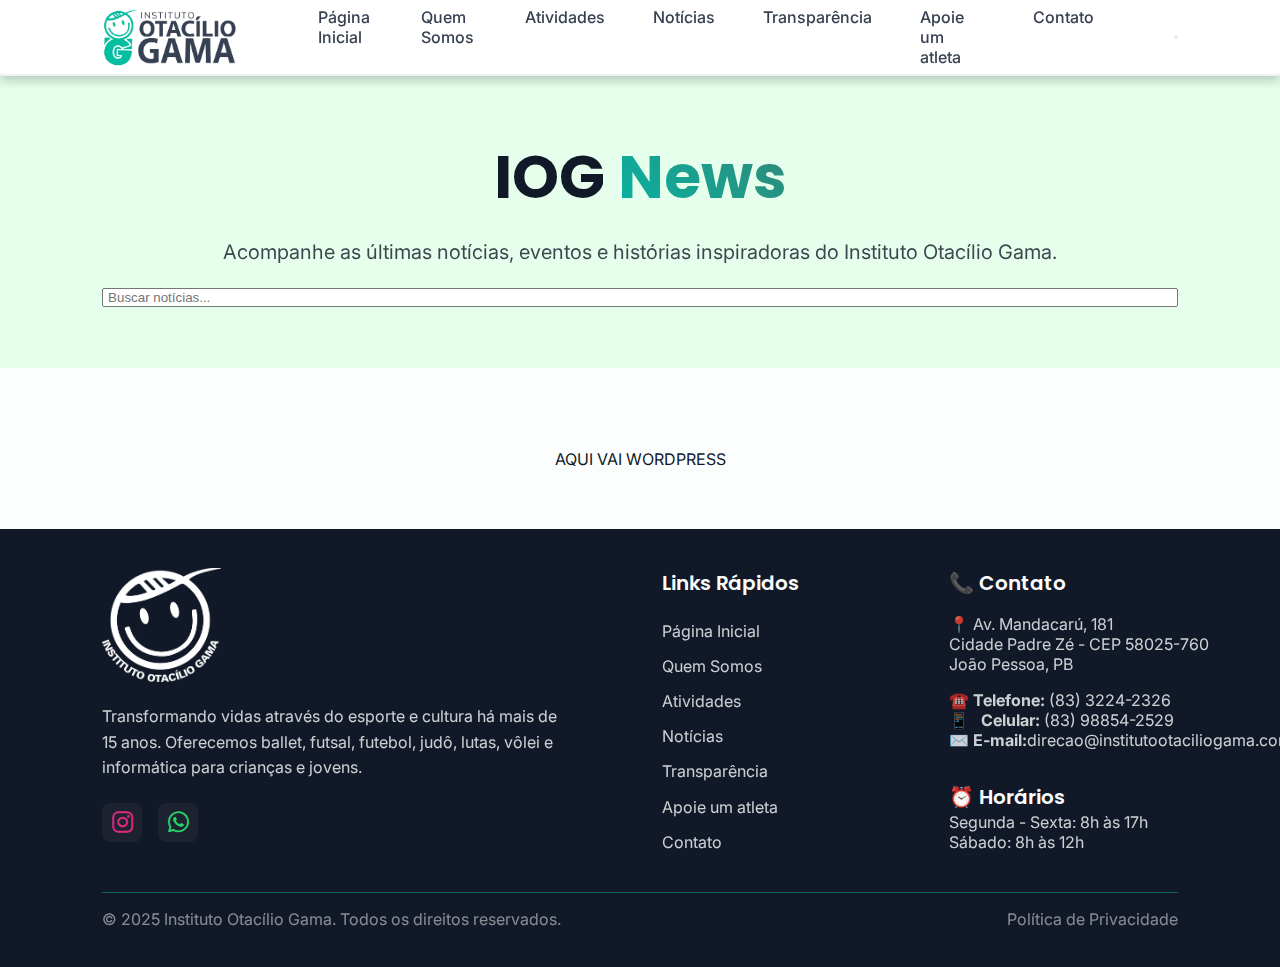
<file: pages/noticias.html>
<!DOCTYPE html>
<html lang="pt-BR">

<head>
  <meta charset="UTF-8" />
  <meta name="viewport" content="width=device-width, initial-scale=1.0" />
  <title>Notícias - Instituto Otacílio Gama</title>
  <meta name="description"
    content="O Instituto Otacílio Gama oferece atividades esportivas, culturais e educacionais para crianças e jovens. Faça sua matrícula e transforme seu futuro!" />
  <link rel="stylesheet" href="../assets/css/styles.css" />
  <link rel="stylesheet" href="../assets/css/pages.css" />
  <link rel="stylesheet" href="../assets/css/mediaquery.css" />
  <link rel="preconnect" href="https://fonts.googleapis.com" />
  <link rel="preconnect" href="https://fonts.gstatic.com" crossorigin />
  <link
    href="https://fonts.googleapis.com/css2?family=Inter:ital,opsz,wght@0,14..32,100..900;1,14..32,100..900&display=swap"
    rel="stylesheet" />
  <link href="https://fonts.googleapis.com/css2?family=Poppins:wght@400;600;700&display=swap" rel="stylesheet" />
  <link rel="stylesheet" href="https://cdnjs.cloudflare.com/ajax/libs/font-awesome/6.4.0/css/all.min.css" />
  <link rel="icon" type="image/png" href="../assets/images/favicon-logo.png">
  <script src="../script.js" defer></script>
</head>

<body>
  <!-- Cabeçalho -->
  <header class="cabecalho">
    <div class="container">
      <div class="cabecalho__conteudo">
        <!-- Logo -->
        <div class="logo">
          <img src="../assets/images/logo.png"
            alt="Logotipo do Instituto Otacílio Gama, com símbolo estilizado de rosto sorridente e texto ao lado" />
        </div>

        <!-- Navegação -->
        <div class="nav" id="nav">
          <nav>
            <ul class="nav-lista">
              <li>
                <a href="../index.html" class="link">Página Inicial</a>
              </li>
              <li>
                <a href="quemsomos.html" class="link">Quem Somos</a>
              </li>
              <li>
                <a href="atividades.html" class="link">Atividades</a>
              </li>
              <li>
                <a href="noticias.html" class="link">Notícias</a>
              </li>
              <li>
                <a href="transparencia.html" class="link">Transparência</a>
              </li>
              <li>
                <a href="apoie.html" class="link">Apoie um atleta</a>
              </li>
              <li><a href="contato.html" class="link">Contato</a></li>
            </ul>
          </nav>
        </div>

        <!-- Botão sanduiche -->
        <button class="sanduiche" id="sanduiche">
          <span></span>
          <span></span>
          <span></span>
        </button>
      </div>
    </div>
  </header>

  <main>
    <!-- Inicio -->
    <section class="inicio">
      <div class="container">
        <div class="container3">
          <div class="conteudo">
            <div class="descricao">
              <h1 class="titulo">IOG <span>News</span></h1>
              <p class="inicio__descricao">
                Acompanhe as últimas notícias, eventos e histórias inspiradoras
                do Instituto Otacílio Gama.
              </p>
              <input type="search" placeholder=" Buscar notícias..." class="inicio__pesquisanoticias" />
            </div>
          </div>
        </div>
      </div>
    </section>

    <!-- Notícias -->
    <section class="secao">
      <div class="container">
        <div class="conteudo descricao">
          <p>AQUI VAI WORDPRESS</p>
        </div>
      </div>
    </section>
  </main>

  <!-- Footer -->
  <footer class="rodape">
    <div class="container">
      <div class="rodape__conteudo">
        <!-- Logo -->
        <section class="rodape__secao">
          <div class="rodape__logo">
            <img src="../assets/images/CARINHA-BRANCA.png" alt="Logo Carinha Branca sorridente" />
          </div>
          <p class="texto2">
            Transformando vidas através do esporte e cultura há mais de 15
            anos. Oferecemos ballet, futsal, futebol, judô, lutas, vôlei e
            informática para crianças e jovens.
          </p>
          <div class="rodape__redes">
            <a href="https://www.instagram.com/institutootaciliogama/" target="_blank" rel="noopener"
              class="rodape__instagram">
              <i class="fab fa-instagram"></i></a>
            <a href="https://wa.me/5583988542529" target="_blank" rel="noopener" class="rodape__whatsapp">
              <i class="fab fa-whatsapp"></i>
            </a>
          </div>
        </section>
        <!-- Links -->
        <section class="rodape__secao2">
          <div class="links-rapidos">
            <h3 class="subsubtitulo">Links Rápidos</h3>
            <ul>
              <li>
                <a href="../index.html" class="link">Página Inicial</a>
              </li>
              <li>
                <a href="quemsomos.html" class="link">Quem Somos</a>
              </li>
              <li>
                <a href="atividades.html" class="link">Atividades</a>
              </li>
              <li>
                <a href="noticias.html" class="link">Notícias</a>
              </li>
              <li>
                <a href="transparencia.html" class="link">Transparência</a>
              </li>
              <li>
                <a href="apoie.html" class="link">Apoie um atleta</a>
              </li>
              <li><a href="contato.html" class="link">Contato</a></li>
            </ul>
          </div>
          <!-- Contatos -->
          <div class="contato">
            <h3 class="subsubtitulo">📞 Contato</h3>
            <div class="contato__info">
              <p>
                📍&nbsp;Av. Mandacarú, 181<br />
                Cidade Padre Zé - CEP 58025-760<br />
                João Pessoa, PB
              </p>

              <p>
                <strong>☎️&nbsp;Telefone:</strong> (83) 3224-2326<br />
                <strong>📱&nbsp;&nbsp;&nbsp;Celular:</strong> (83)
                98854-2529<br />
                <strong>✉️&nbsp;E-mail:</strong>direcao@institutootaciliogama.com.br
              </p>
            </div>
            <div class="horario">
              <h3 class="subsubtitulo">⏰ Horários</h3>
              <p>
                Segunda - Sexta: 8h às 17h <br />
                Sábado: 8h às 12h
              </p>
            </div>
          </div>
        </section>
      </div>
      <!-- Direitos -->
      <div class="rodape__direitos">
        <div>
          <p>
            &copy; 2025 Instituto Otacílio Gama. Todos os direitos reservados.
          </p>
        </div>
        <div class="politica">
          <a href="politica.html">Política de Privacidade</a>
        </div>
      </div>
    </div>
  </footer>
</body>

</html>
</file>
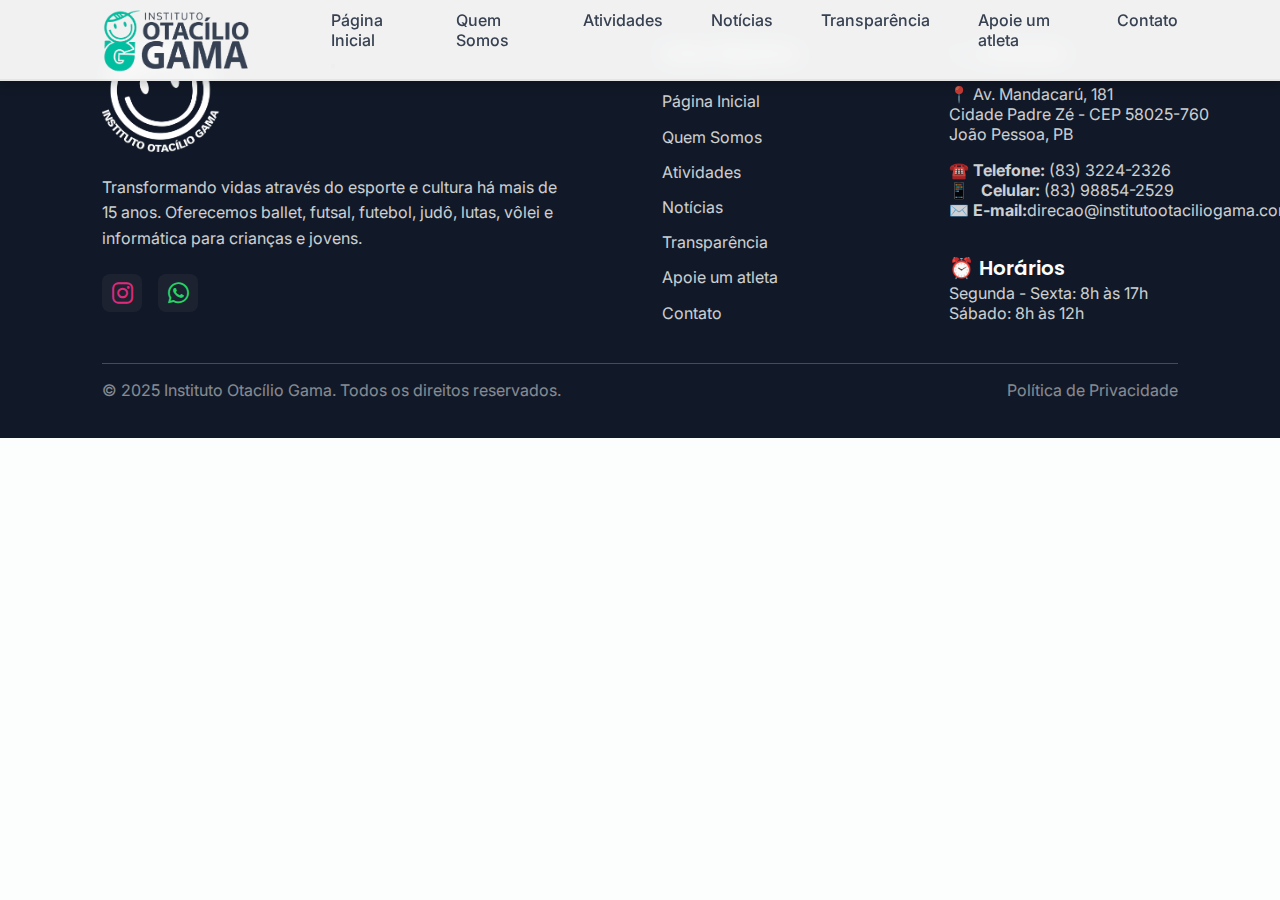
<file: pages/politica.html>
<!DOCTYPE html>
<html lang="pt-BR">

<head>
  <meta charset="UTF-8" />
  <meta name="viewport" content="width=device-width, initial-scale=1.0" />
  <title>Política de Privacidade - Instituto Otacílio Gama</title>
  <meta name="description"
    content="O Instituto Otacílio Gama oferece atividades esportivas, culturais e educacionais para crianças e jovens. Faça sua matrícula e transforme seu futuro!" />
  <link rel="stylesheet" href="../assets/css/styles.css" />
  <link rel="stylesheet" href="../assets/css/pages.css" />
  <link rel="stylesheet" href="../assets/css/mediaquery.css" />
  <link rel="preconnect" href="https://fonts.googleapis.com" />
  <link rel="preconnect" href="https://fonts.gstatic.com" crossorigin />
  <link
    href="https://fonts.googleapis.com/css2?family=Inter:ital,opsz,wght@0,14..32,100..900;1,14..32,100..900&display=swap"
    rel="stylesheet" />
  <link href="https://fonts.googleapis.com/css2?family=Poppins:wght@400;600;700&display=swap" rel="stylesheet" />
  <link rel="stylesheet" href="https://cdnjs.cloudflare.com/ajax/libs/font-awesome/6.4.0/css/all.min.css" />
  <link rel="icon" type="image/png" href="../assets/images/favicon-logo.png">
  <script src="../script.js" defer></script>
</head>

<body>
  <!-- Cabeçalho -->
  <header class="cabecalho">
    <div class="container">
      <div class="cabecalho__conteudo">
        <!-- Logo -->
        <div class="logo">
          <img src="../assets/images/logo.png"
            alt="Logotipo do Instituto Otacílio Gama, com símbolo estilizado de rosto sorridente e texto ao lado" />
        </div>

        <!-- Navegação -->
        <div class="nav" id="nav">
          <nav>
            <ul class="nav-lista">
              <li>
                <a href="../index.html" class="link">Página Inicial</a>
              </li>
              <li>
                <a href="quemsomos.html" class="link">Quem Somos</a>
              </li>
              <li>
                <a href="atividades.html" class="link">Atividades</a>
              </li>
              <li>
                <a href="noticias.html" class="link">Notícias</a>
              </li>
              <li>
                <a href="transparencia.html" class="link">Transparência</a>
              </li>
              <li>
                <a href="apoie.html" class="link">Apoie um atleta</a>
              </li>
              <li><a href="contato.html" class="link">Contato</a></li>
            </ul>
          </nav>

          <!-- Botão sanduiche -->
          <button class="sanduiche" id="sanduiche">
            <span></span>
            <span></span>
            <span></span>
          </button>
        </div>
      </div>
    </div>
  </header>

  <!-- Footer -->
  <footer class="rodape">
    <div class="container">
      <div class="rodape__conteudo">
        <!-- Logo -->
        <section class="rodape__secao">
          <div class="rodape__logo">
            <img src="../assets/images/CARINHA-BRANCA.png" alt="Logo Carinha Branca sorridente" />
          </div>
          <p class="texto2">
            Transformando vidas através do esporte e cultura há mais de 15
            anos. Oferecemos ballet, futsal, futebol, judô, lutas, vôlei e
            informática para crianças e jovens.
          </p>
          <div class="rodape__redes">
            <a href="https://www.instagram.com/institutootaciliogama/" target="_blank" rel="noopener"
              class="rodape__instagram">
              <i class="fab fa-instagram"></i></a>
            <a href="https://wa.me/5583988542529" target="_blank" rel="noopener" class="rodape__whatsapp">
              <i class="fab fa-whatsapp"></i>
            </a>
          </div>
        </section>
        <!-- Links -->
        <section class="rodape__secao2">
          <div class="links-rapidos">
            <h3 class="subsubtitulo">Links Rápidos</h3>
            <ul>
              <li>
                <a href="../index.html" class="link">Página Inicial</a>
              </li>
              <li>
                <a href="quemsomos.html" class="link">Quem Somos</a>
              </li>
              <li>
                <a href="atividades.html" class="link">Atividades</a>
              </li>
              <li>
                <a href="noticias.html" class="link">Notícias</a>
              </li>
              <li>
                <a href="transparencia.html" class="link">Transparência</a>
              </li>
              <li>
                <a href="apoie.html" class="link">Apoie um atleta</a>
              </li>
              <li><a href=contato.html" class="link">Contato</a></li>
            </ul>
          </div>
          <!-- Contatos -->
          <div class="contato">
            <h3 class="subsubtitulo">📞 Contato</h3>
            <div class="contato__info">
              <p>
                📍&nbsp;Av. Mandacarú, 181<br />
                Cidade Padre Zé - CEP 58025-760<br />
                João Pessoa, PB
              </p>

              <p>
                <strong>☎️&nbsp;Telefone:</strong> (83) 3224-2326<br />
                <strong>📱&nbsp;&nbsp;&nbsp;Celular:</strong> (83)
                98854-2529<br />
                <strong>✉️&nbsp;E-mail:</strong>direcao@institutootaciliogama.com.br
              </p>
            </div>
            <div class="horario">
              <h3 class="subsubtitulo">⏰ Horários</h3>
              <p>
                Segunda - Sexta: 8h às 17h <br />
                Sábado: 8h às 12h
              </p>
            </div>
          </div>
        </section>
      </div>
      <!-- Direitos -->
      <div class="rodape__direitos">
        <div>
          <p>
            &copy; 2025 Instituto Otacílio Gama. Todos os direitos reservados.
          </p>
        </div>
        <div class="politica">
          <a href="politica.html">Política de Privacidade</a>
        </div>
      </div>
    </div>
  </footer>
</body>

</html>
</file>
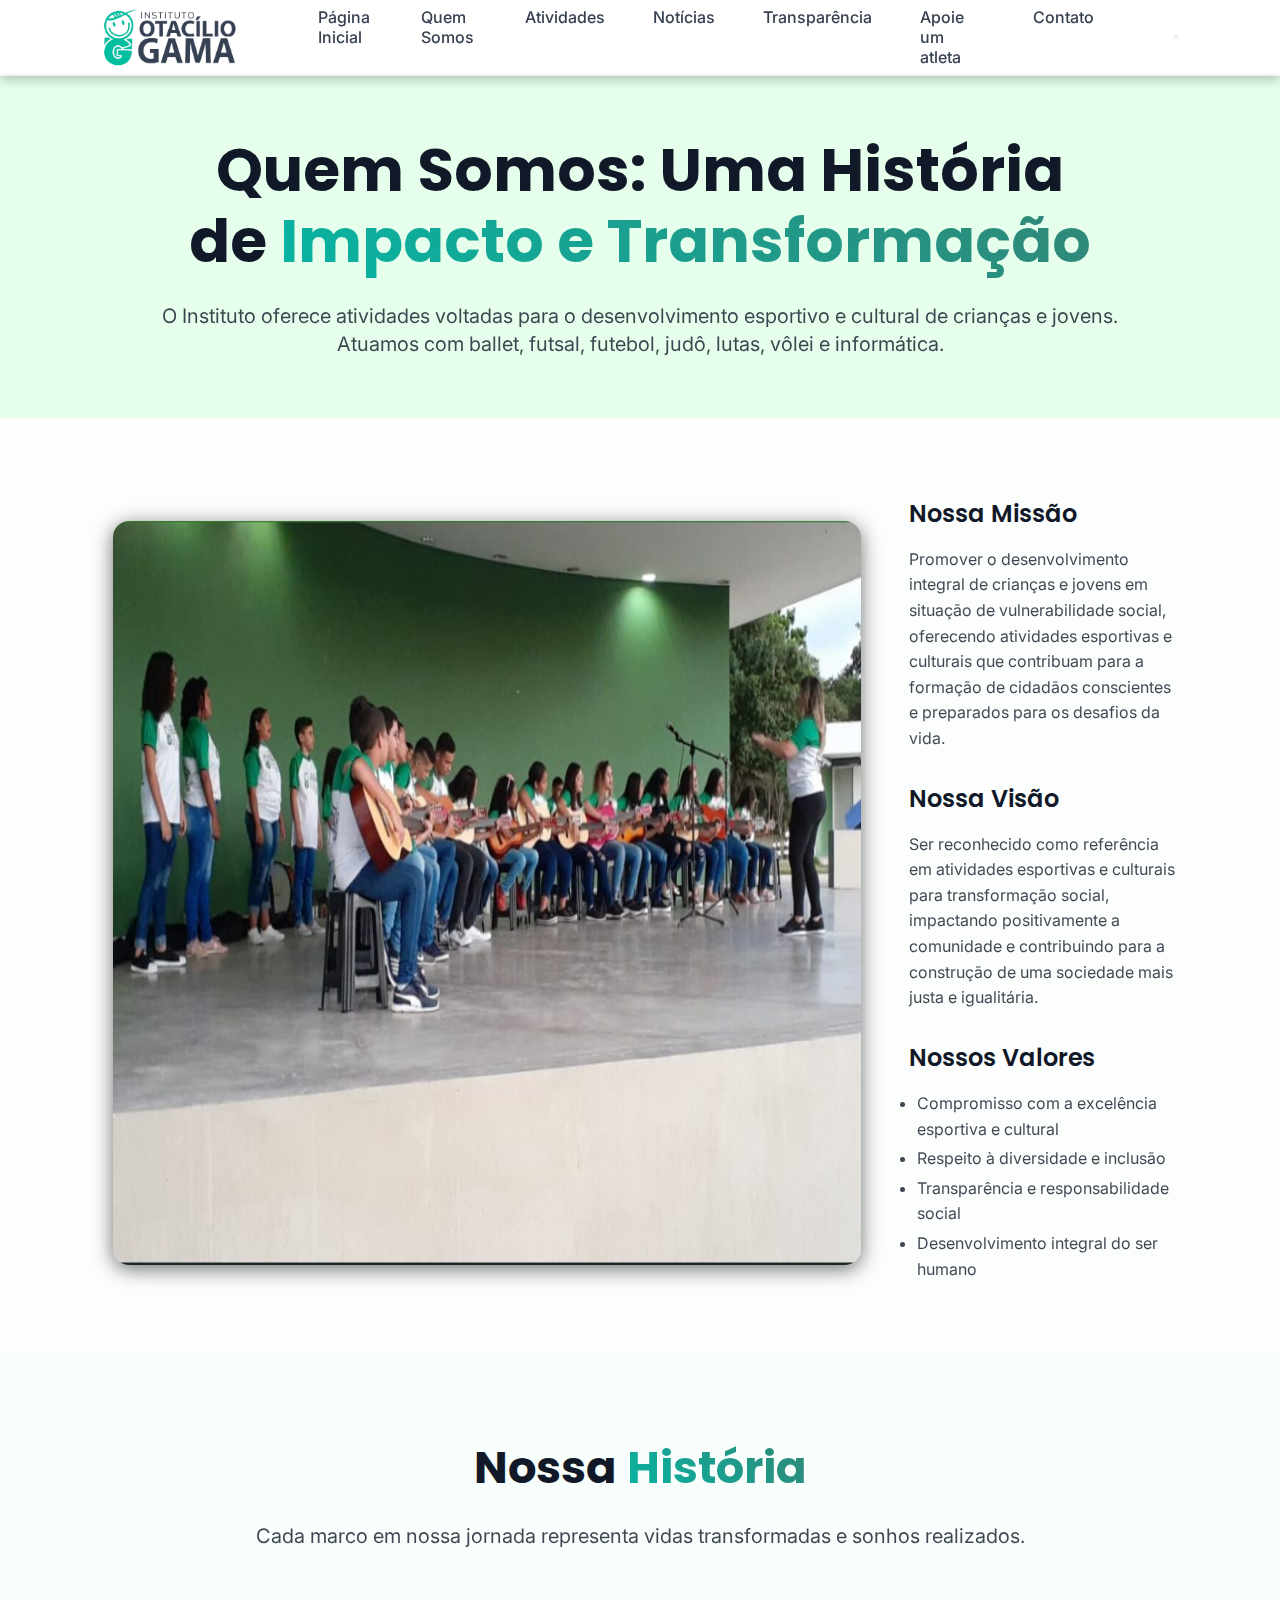
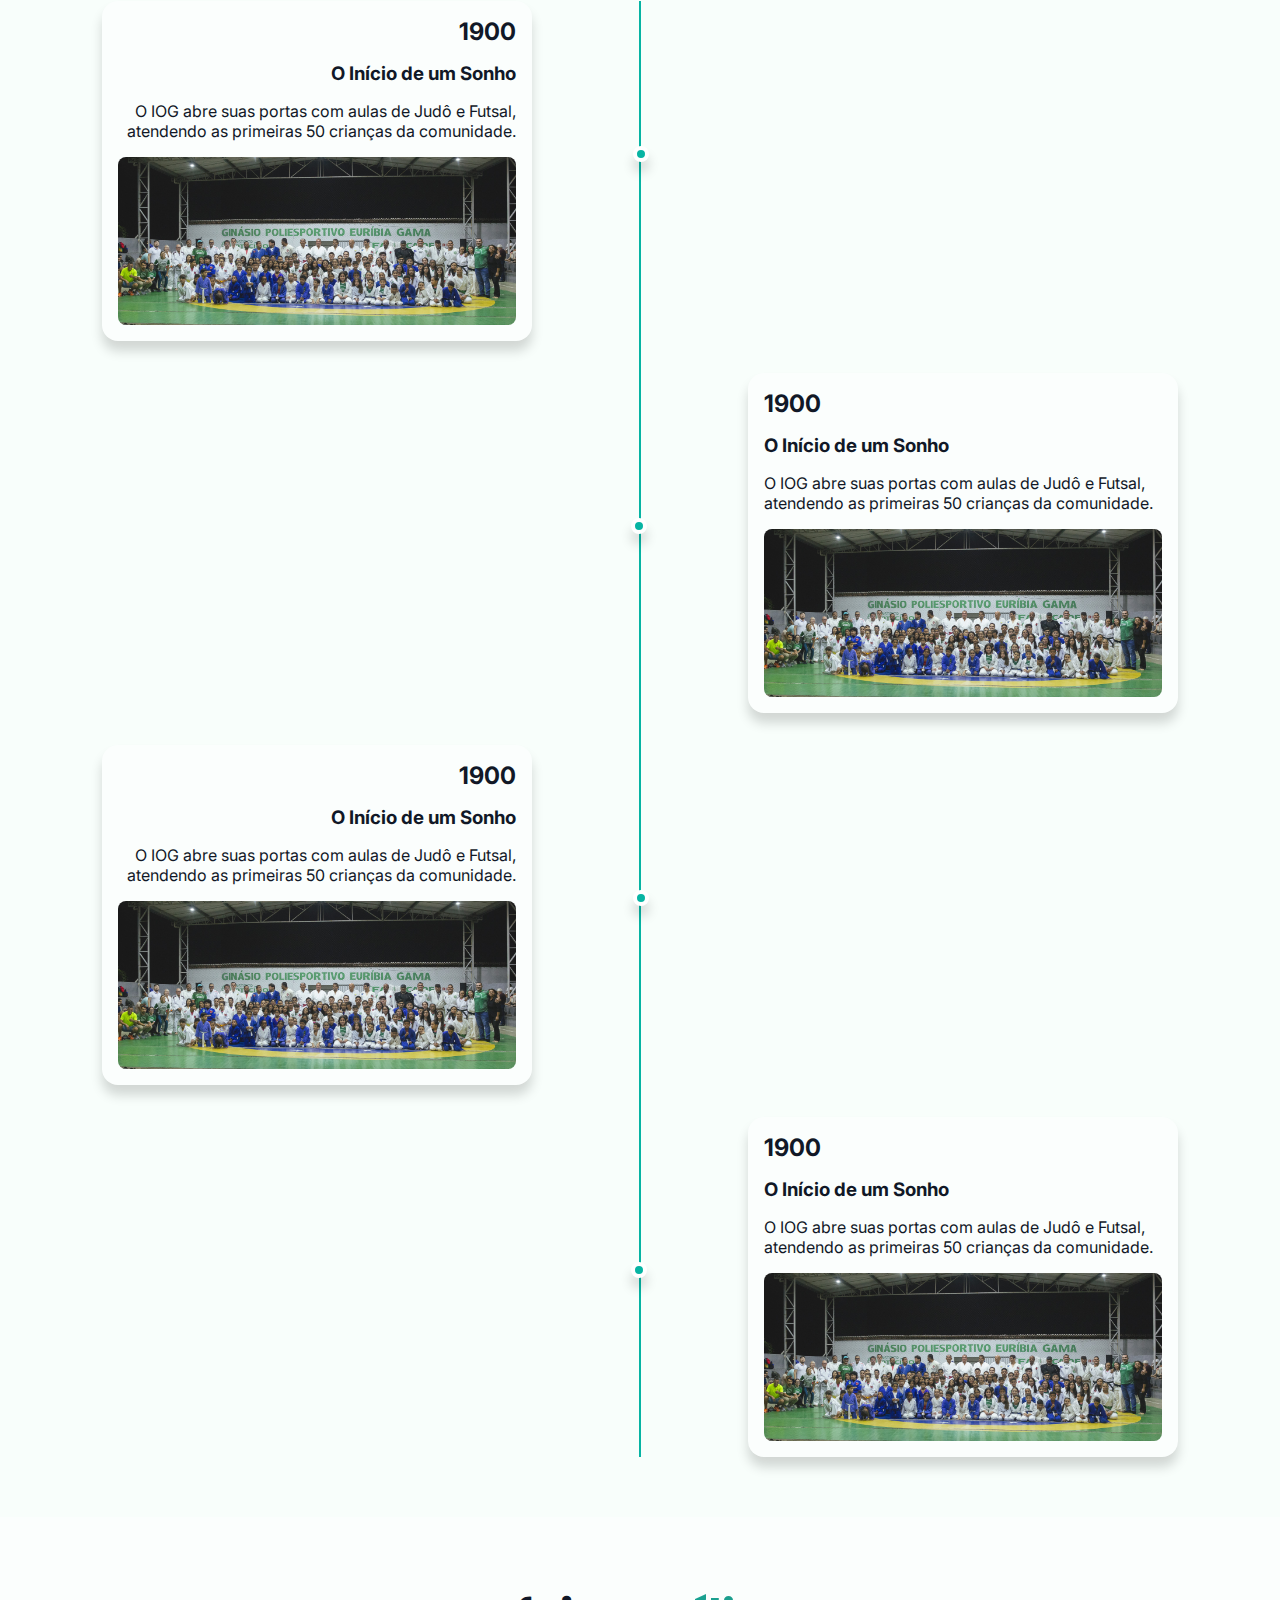
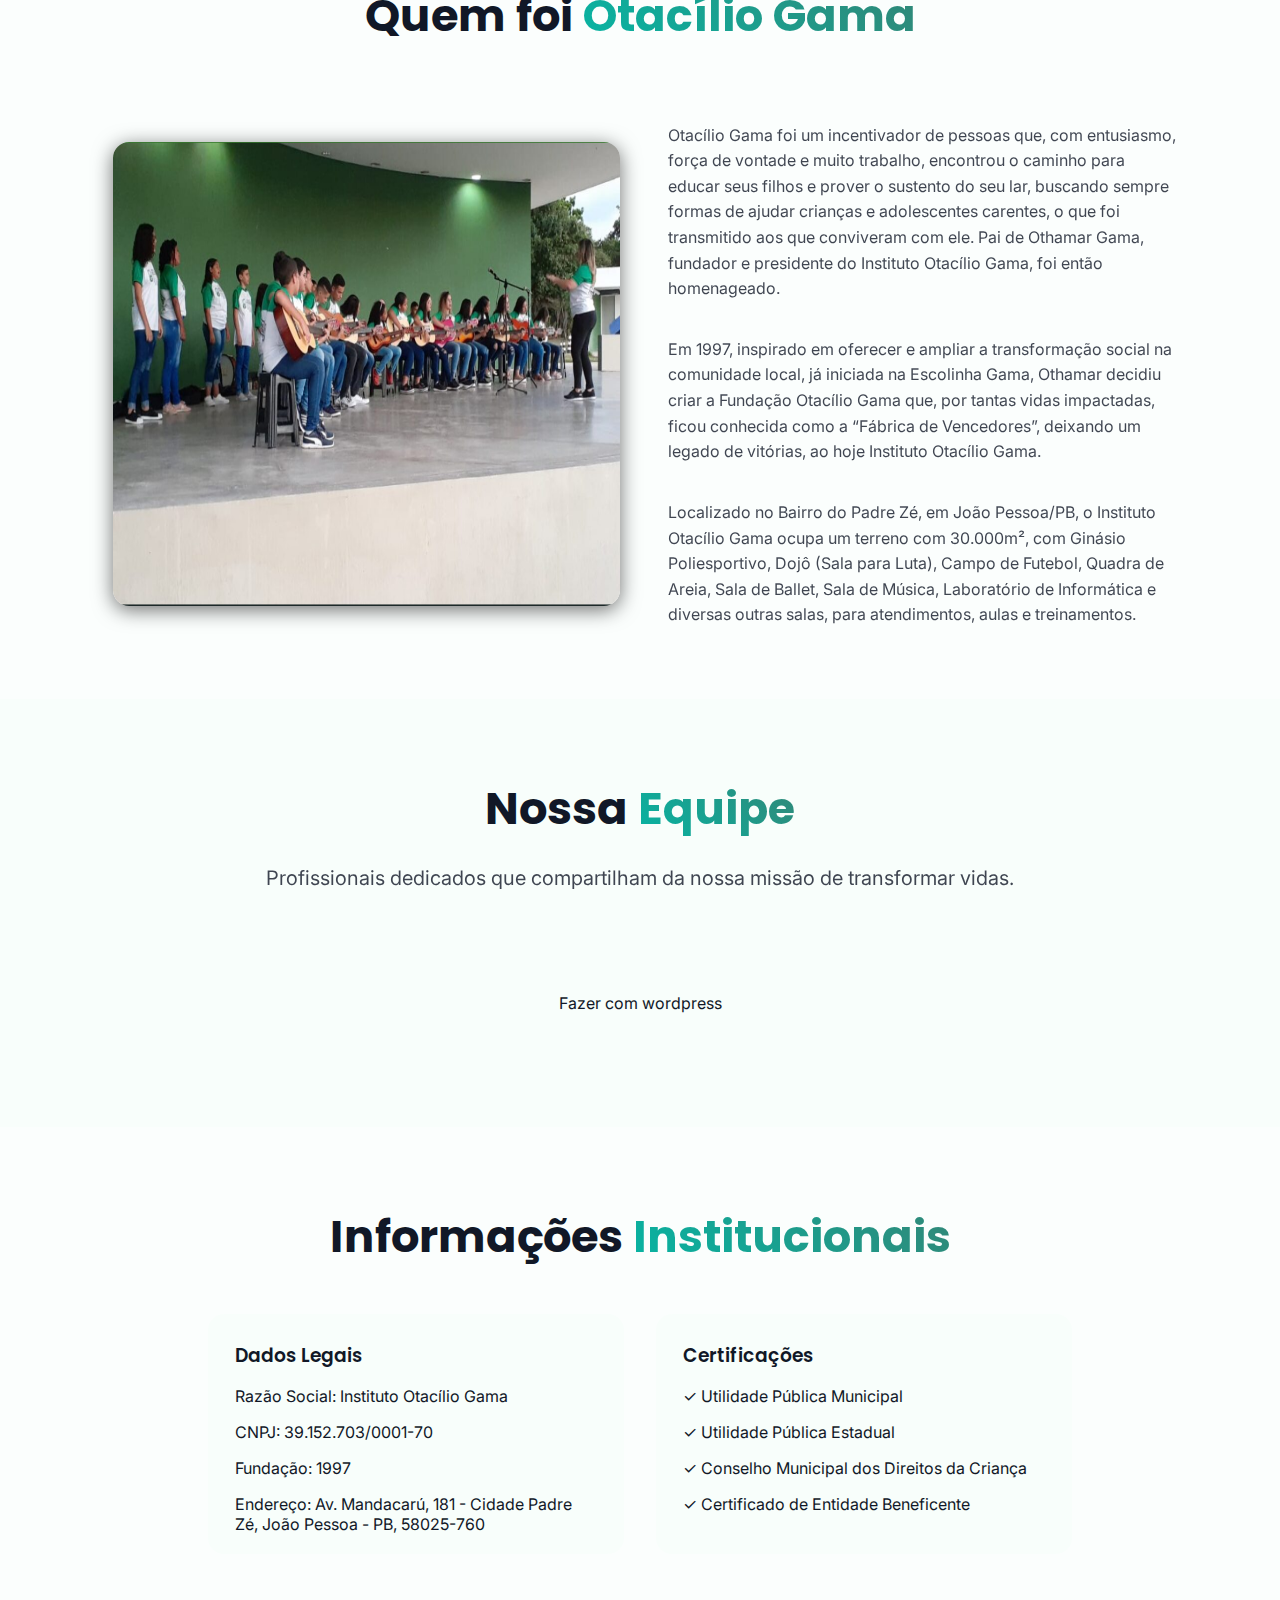
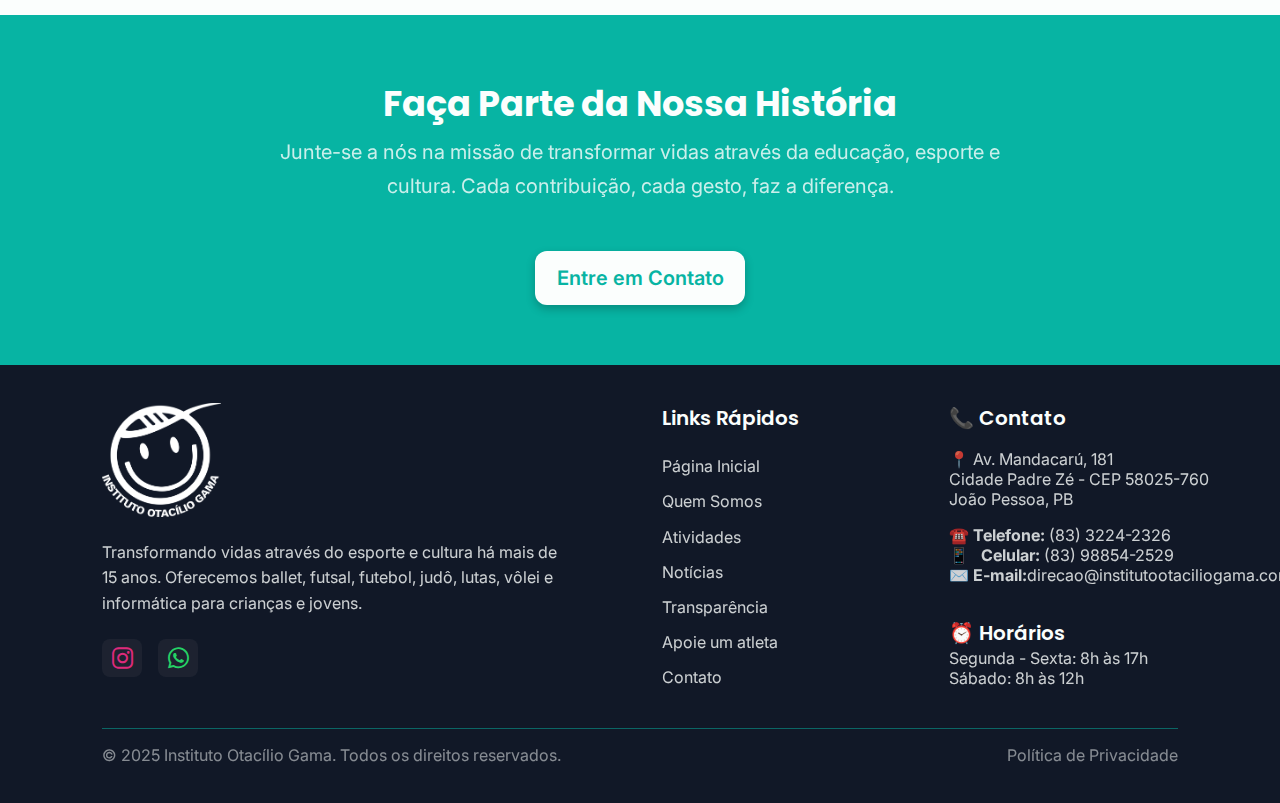
<file: pages/quemsomos.html>
<!DOCTYPE html>
<html lang="pt-BR">

<head>
  <meta charset="UTF-8" />
  <meta name="viewport" content="width=device-width, initial-scale=1.0" />
  <title>Quem Somos - Instituto Otacílio Gama</title>
  <meta name="description"
    content="O Instituto Otacílio Gama oferece atividades esportivas, culturais e educacionais para crianças e jovens. Faça sua matrícula e transforme seu futuro!" />
  <link rel="stylesheet" href="../assets/css/styles.css" />
  <link rel="stylesheet" href="../assets/css/pages.css" />
  <link rel="stylesheet" href="../assets/css/mediaquery.css" />
  <link rel="preconnect" href="https://fonts.googleapis.com" />
  <link rel="preconnect" href="https://fonts.gstatic.com" crossorigin />
  <link
    href="https://fonts.googleapis.com/css2?family=Inter:ital,opsz,wght@0,14..32,100..900;1,14..32,100..900&display=swap"
    rel="stylesheet" />
  <link href="https://fonts.googleapis.com/css2?family=Poppins:wght@400;600;700&display=swap" rel="stylesheet" />
  <link rel="stylesheet" href="https://cdnjs.cloudflare.com/ajax/libs/font-awesome/6.4.0/css/all.min.css" />
  <link rel="icon" type="image/png" href="../assets/images/favicon-logo.png">
  <script src="../script.js" defer></script>
</head>

<body>
  <!-- Cabeçalho -->
  <header class="cabecalho">
    <div class="container">
      <div class="cabecalho__conteudo">
        <!-- Logo -->
        <div class="logo">
          <img src="../assets/images/logo.png"
            alt="Logotipo do Instituto Otacílio Gama, com símbolo estilizado de rosto sorridente e texto ao lado" />
        </div>

        <!-- Navegação -->
        <div class="nav" id="nav">
          <nav>
            <ul class="nav-lista">
              <li>
                <a href="../index.html" class="link">Página Inicial</a>
              </li>
              <li>
                <a href="quemsomos.html" class="link">Quem Somos</a>
              </li>
              <li>
                <a href="atividades.html" class="link">Atividades</a>
              </li>
              <li>
                <a href="noticias.html" class="link">Notícias</a>
              </li>
              <li>
                <a href="transparencia.html" class="link">Transparência</a>
              </li>
              <li>
                <a href="apoie.html" class="link">Apoie um atleta</a>
              </li>
              <li><a href="contato.html" class="link">Contato</a></li>
            </ul>
          </nav>
        </div>

        <!-- Botão sanduiche -->
        <button class="sanduiche" id="sanduiche">
          <span></span>
          <span></span>
          <span></span>
        </button>
      </div>
    </div>
  </header>

  <main>
    <!-- Inicio -->
    <section class="inicio">
      <div class="container">
        <div class="container3">
          <div class="conteudo">
            <div class="descricao">
              <h1 class="titulo">
                Quem Somos: Uma História<br />
                de <span>Impacto e Transformação </span>
              </h1>
              <p class="inicio__descricao">
                O Instituto oferece atividades voltadas para o desenvolvimento
                esportivo e cultural de crianças e jovens. <br> Atuamos com ballet, futsal,
                futebol, judô, lutas, vôlei e informática.
              </p>
            </div>
          </div>
        </div>
      </div>
    </section>

    <!-- Missão -->
    <section class="secao">
      <div class="container">
        <div class="conteudo2">
          <div class="imagem imagem-missao">
            <div class="imagem__foto">
              <img src="../assets/images/alunos.png" alt="Alunos, professores e a equipe do Otacilio Gama" />
            </div>
          </div>
          <div class="missao">
            <div class="descricao2">
              <h3 class="subsubtitulo">Nossa Missão</h3>
              <p class="texto2">
                Promover o desenvolvimento integral de crianças e jovens em
                situação de vulnerabilidade social, oferecendo atividades
                esportivas e culturais que contribuam para a formação de
                cidadãos conscientes e preparados para os desafios da vida.
              </p>
            </div>
            <div class="descricao2">
              <h3 class="subsubtitulo">Nossa Visão</h3>
              <p class="texto2">
                Ser reconhecido como referência em atividades esportivas e
                culturais para transformação social, impactando positivamente
                a comunidade e contribuindo para a construção de uma sociedade
                mais justa e igualitária.
              </p>
            </div>
            <div class="descricao2">
              <h3 class="subsubtitulo">Nossos Valores</h3>
              <ul class="texto2">
                <li>Compromisso com a excelência esportiva e cultural</li>
                <li>Respeito à diversidade e inclusão</li>
                <li>Transparência e responsabilidade social</li>
                <li>Desenvolvimento integral do ser humano</li>
              </ul>
            </div>
          </div>
        </div>
      </div>
    </section>

    <!-- História -->
    <section class="historia">
      <div class="container">
        <div class="conteudo">
          <div class="descricao">
            <h2 class="subtitulo">Nossa <span>História</span></h2>
            <p class="texto">
              Cada marco em nossa jornada representa vidas transformadas e
              sonhos realizados.
            </p>
          </div>
          <div class="historia__conteudo">
            <div class="historia__linha-central"></div>
            <div class="historia__linha-do-tempo">
              <div class="historia__eventos">
                <div class="historia__marcador"></div>
                <div class="historia__evento">
                  <h2>1900</h2>
                  <h3>O Início de um Sonho</h3>
                  <p>
                    O IOG abre suas portas com aulas de Judô e Futsal,
                    atendendo as primeiras 50 crianças da comunidade.
                  </p>
                  <img src="../assets/images/otacilio.jpg " alt="Alunos" />
                </div>
              </div>
            </div>
            <div class="historia__linha-do-tempo2">
              <div class="historia__eventos2">
                <div class="historia__marcador2"></div>
                <div class="historia__evento">
                  <h2>1900</h2>
                  <h3>O Início de um Sonho</h3>
                  <p>
                    O IOG abre suas portas com aulas de Judô e Futsal,
                    atendendo as primeiras 50 crianças da comunidade.
                  </p>
                  <img src="../assets/images/otacilio.jpg " alt="Alunos" />
                </div>
              </div>
            </div>
            <div class="historia__linha-do-tempo">
              <div class="historia__eventos">
                <div class="historia__marcador"></div>
                <div class="historia__evento">
                  <h2>1900</h2>
                  <h3>O Início de um Sonho</h3>
                  <p>
                    O IOG abre suas portas com aulas de Judô e Futsal,
                    atendendo as primeiras 50 crianças da comunidade.
                  </p>
                  <img src="../assets/images/otacilio.jpg " alt="Alunos" />
                </div>
              </div>
            </div>
            <div class="historia__linha-do-tempo2">
              <div class="historia__eventos2">
                <div class="historia__marcador2"></div>
                <div class="historia__evento">
                  <h2>1900</h2>
                  <h3>O Início de um Sonho</h3>
                  <p>
                    O IOG abre suas portas com aulas de Judô e Futsal,
                    atendendo as primeiras 50 crianças da comunidade.
                  </p>
                  <img src="../assets/images/otacilio.jpg " alt="Alunos" />
                </div>
              </div>
            </div>
          </div>
        </div>
      </div>
    </section>

    <!-- Otacílio -->
    <section class="secao otacilio">
      <div class="container">
        <div class="descricao">
          <h2 class="subtitulo">Quem foi <span>Otacílio Gama</span></h2>
        </div>
        <div class="conteudo2">
          <div class="imagem">
            <div class="imagem__foto">
              <img src="../assets/images/alunos.png" alt="Alunos, professores e a equipe do Otacilio Gama" />
            </div>
          </div>
          <div class="otacilio__historia">
            <div class="descricao2">
              <p class="texto2">
                Otacílio Gama foi um incentivador de pessoas que, com
                entusiasmo,<br />
                força de vontade e muito trabalho, encontrou o caminho para
                educar seus filhos e prover o sustento do seu lar, buscando
                sempre formas de ajudar crianças e adolescentes carentes, o
                que foi transmitido aos que conviveram com ele. Pai de Othamar
                Gama, fundador e presidente do Instituto Otacílio Gama, foi
                então homenageado.
              </p>
            </div>
            <div class="descricao2">
              <p class="texto2">
                Em 1997, inspirado em oferecer e ampliar a transformação
                social na comunidade local, já iniciada na Escolinha Gama,
                Othamar decidiu criar a Fundação Otacílio Gama que, por tantas
                vidas impactadas, ficou conhecida como a “Fábrica de
                Vencedores”, deixando um legado de vitórias, ao hoje Instituto
                Otacílio Gama.
              </p>
            </div>
            <div class="descricao2">
              <p class="texto2">
                Localizado no Bairro do Padre Zé, em João Pessoa/PB, o
                Instituto Otacílio Gama ocupa um terreno com 30.000m², com
                Ginásio Poliesportivo, Dojô (Sala para Luta), Campo de
                Futebol, Quadra de Areia, Sala de Ballet, Sala de Música,
                Laboratório de Informática e diversas outras salas, para
                atendimentos, aulas e treinamentos.
              </p>
            </div>
          </div>
        </div>
      </div>
    </section>

    <!-- Nossa Equipe -->
    <section class="equipe">
      <div class="container">
        <div class="conteudo">
          <div class="descricao">
            <h2 class="subtitulo">Nossa <span>Equipe</span></h2>
            <p class="texto">
              Profissionais dedicados que compartilham da nossa missão de
              transformar vidas.
            </p>
            <div class="conteudo">Fazer com wordpress</div>
          </div>
        </div>
      </div>
    </section>

    <!-- Informações Institucionais -->
    <section class="secao">
      <div class="container">
        <div class="conteudo">
          <div class="descricao">
            <h2 class="subtitulo">Informações <span>Institucionais</span></h2>
          </div>
          <div class="informacoes-institucionais">
            <div class="informacoes">
              <h3>Dados Legais</h3>
              <p>Razão Social: Instituto Otacílio Gama</p>
              <p>CNPJ: 39.152.703/0001-70</p>
              <p>Fundação: 1997</p>
              <p>
                Endereço: Av. Mandacarú, 181 - Cidade Padre Zé, João Pessoa -
                PB, 58025-760
              </p>
            </div>
            <div class="informacoes">
              <h3>Certificações</h3>
              <p>✓ Utilidade Pública Municipal</p>
              <p>✓ Utilidade Pública Estadual</p>
              <p>✓ Conselho Municipal dos Direitos da Criança</p>
              <p>✓ Certificado de Entidade Beneficente</p>
            </div>
          </div>
        </div>
      </div>
    </section>

    <!-- Faça Parte -->
    <section class="faca-parte">
      <div class="container">
        <div class="conteudo">
          <div class="descricao">
            <h2 class="subtitulo">Faça Parte da Nossa História</h2>
            <p class="texto">
              Junte-se a nós na missão de transformar vidas através da
              educação, esporte e<br />
              cultura. Cada contribuição, cada gesto, faz a diferença.
            </p>
          </div>
          <div class="secao__botao">
            <a href="contato.html" class="botao">Entre em Contato</a>
          </div>
        </div>
      </div>
    </section>
  </main>

  <!-- Footer -->
  <footer class="rodape">
    <div class="container">
      <div class="rodape__conteudo">
        <!-- Logo -->
        <section class="rodape__secao">
          <div class="rodape__logo">
            <img src="../assets/images/CARINHA-BRANCA.png" alt="Logo Carinha Branca sorridente" />
          </div>
          <p class="texto2">
            Transformando vidas através do esporte e cultura há mais de 15
            anos. Oferecemos ballet, futsal, futebol, judô, lutas, vôlei e
            informática para crianças e jovens.
          </p>
          <div class="rodape__redes">
            <a href="https://www.instagram.com/institutootaciliogama/" target="_blank" rel="noopener"
              class="rodape__instagram">
              <i class="fab fa-instagram"></i></a>
            <a href="https://wa.me/5583988542529" target="_blank" rel="noopener" class="rodape__whatsapp">
              <i class="fab fa-whatsapp"></i>
            </a>
          </div>
        </section>
        <!-- Links -->
        <section class="rodape__secao2">
          <div class="links-rapidos">
            <h3 class="subsubtitulo">Links Rápidos</h3>
            <ul>
              <li>
                <a href="../index.html" class="link">Página Inicial</a>
              </li>
              <li>
                <a href="quemsomos.html" class="link">Quem Somos</a>
              </li>
              <li>
                <a href="atividades.html" class="link">Atividades</a>
              </li>
              <li>
                <a href="noticias.html" class="link">Notícias</a>
              </li>
              <li>
                <a href="transparencia.html" class="link">Transparência</a>
              </li>
              <li>
                <a href="apoie.html" class="link">Apoie um atleta</a>
              </li>
              <li><a href="contato.html" class="link">Contato</a></li>
            </ul>
          </div>
          <!-- Contatos -->
          <div class="contato">
            <h3 class="subsubtitulo">📞 Contato</h3>
            <div class="contato__info">
              <p>
                📍&nbsp;Av. Mandacarú, 181<br />
                Cidade Padre Zé - CEP 58025-760<br />
                João Pessoa, PB
              </p>

              <p>
                <strong>☎️&nbsp;Telefone:</strong> (83) 3224-2326<br />
                <strong>📱&nbsp;&nbsp;&nbsp;Celular:</strong> (83)
                98854-2529<br />
                <strong>✉️&nbsp;E-mail:</strong>direcao@institutootaciliogama.com.br
              </p>
            </div>
            <div class="horario">
              <h3 class="subsubtitulo">⏰ Horários</h3>
              <p>
                Segunda - Sexta: 8h às 17h <br />
                Sábado: 8h às 12h
              </p>
            </div>
          </div>
        </section>
      </div>
      <!-- Direitos -->
      <div class="rodape__direitos">
        <div>
          <p>
            &copy; 2025 Instituto Otacílio Gama. Todos os direitos reservados.
          </p>
        </div>
        <div class="politica">
          <a href="politica.html">Política de Privacidade</a>
        </div>
      </div>
    </div>
  </footer>
</body>

</html>
</file>
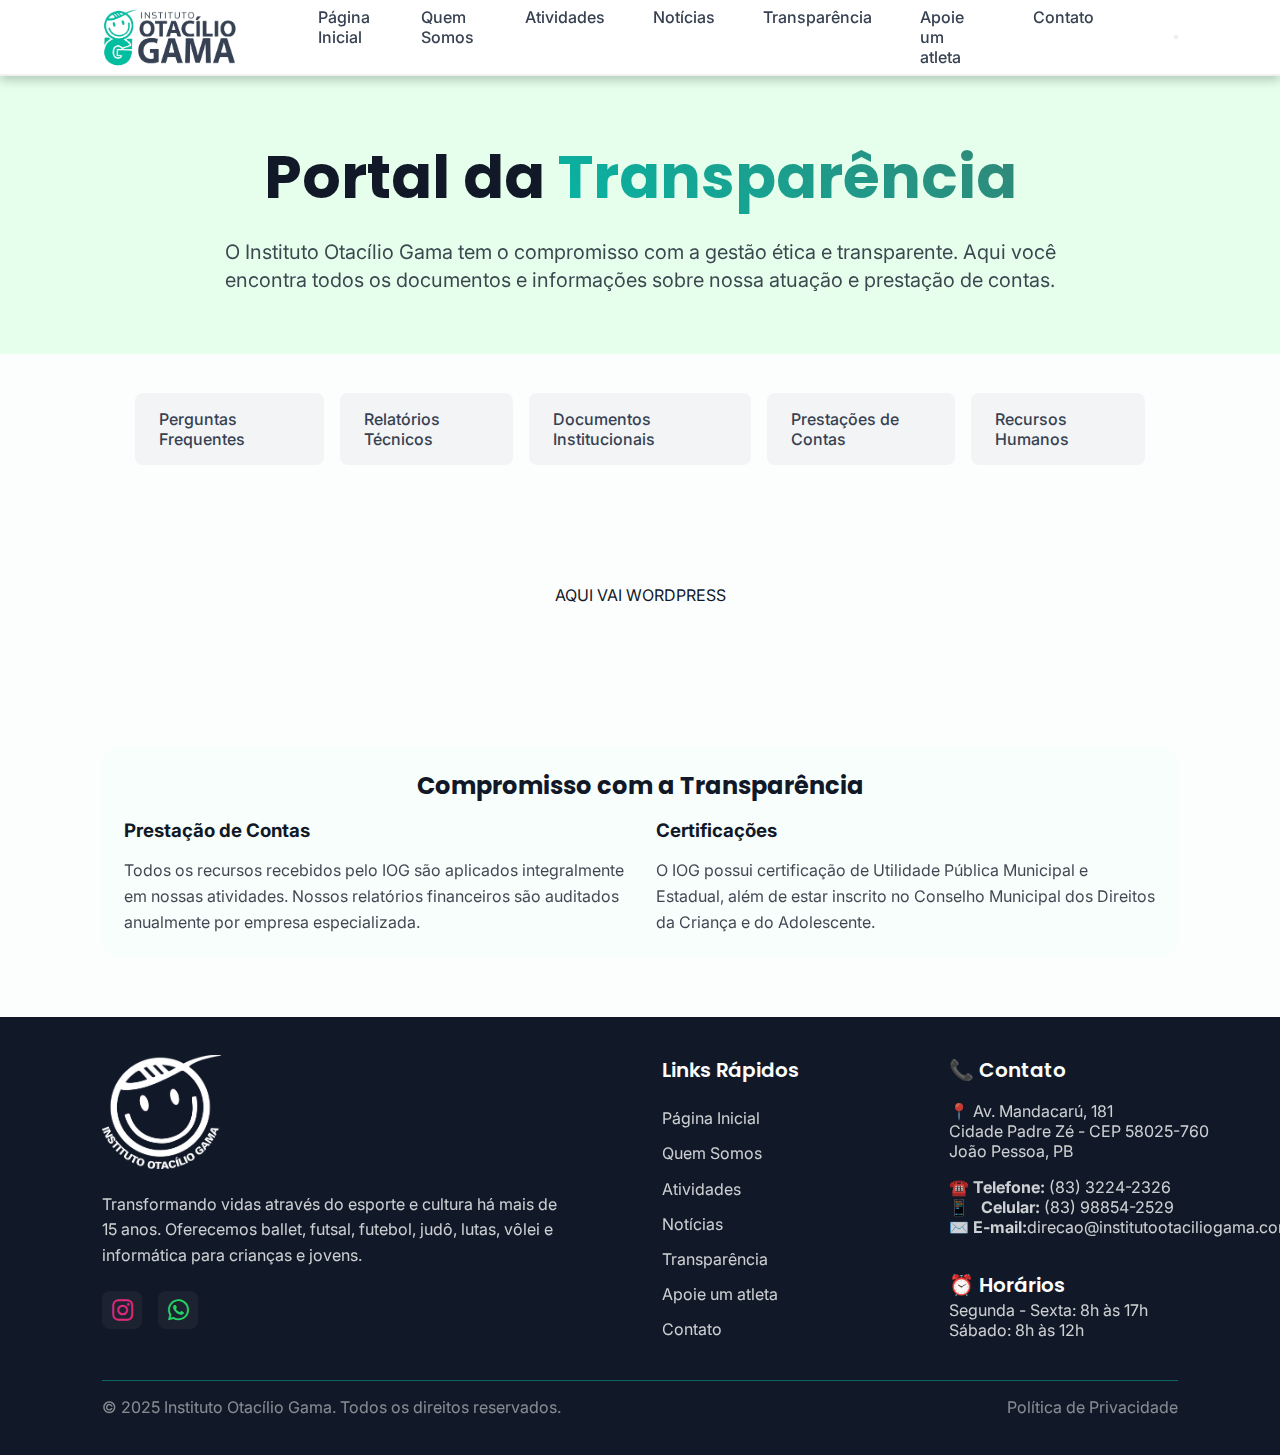
<file: pages/transparencia.html>
<!DOCTYPE html>
<html lang="pt-BR">

<head>
  <meta charset="UTF-8" />
  <meta name="viewport" content="width=device-width, initial-scale=1.0" />
  <title>Transparência - Instituto Otacílio Gama</title>
  <meta name="description"
    content="O Instituto Otacílio Gama oferece atividades esportivas, culturais e educacionais para crianças e jovens. Faça sua matrícula e transforme seu futuro!" />
  <link rel="stylesheet" href="../assets/css/styles.css" />
  <link rel="stylesheet" href="../assets/css/pages.css" />
  <link rel="stylesheet" href="../assets/css/mediaquery.css" />
  <link rel="preconnect" href="https://fonts.googleapis.com" />
  <link rel="preconnect" href="https://fonts.gstatic.com" crossorigin />
  <link
    href="https://fonts.googleapis.com/css2?family=Inter:ital,opsz,wght@0,14..32,100..900;1,14..32,100..900&display=swap"
    rel="stylesheet" />
  <link href="https://fonts.googleapis.com/css2?family=Poppins:wght@400;600;700&display=swap" rel="stylesheet" />
  <link rel="stylesheet" href="https://cdnjs.cloudflare.com/ajax/libs/font-awesome/6.4.0/css/all.min.css" />
  <link rel="icon" type="image/png" href="../assets/images/favicon-logo.png">
  <script src="../script.js" defer></script>
</head>

<body>
  <!-- Cabeçalho -->
  <header class="cabecalho">
    <div class="container">
      <div class="cabecalho__conteudo">
        <!-- Logo -->
        <div class="logo">
          <img src="../assets/images/logo.png"
            alt="Logotipo do Instituto Otacílio Gama, com símbolo estilizado de rosto sorridente e texto ao lado" />
        </div>

        <!-- Navegação -->
        <div class="nav" id="nav">
          <nav>
            <ul class="nav-lista">
              <li>
                <a href="../index.html" class="link">Página Inicial</a>
              </li>
              <li>
                <a href="quemsomos.html" class="link">Quem Somos</a>
              </li>
              <li>
                <a href="atividades.html" class="link">Atividades</a>
              </li>
              <li>
                <a href="noticias.html" class="link">Notícias</a>
              </li>
              <li>
                <a href="transparencia.html" class="link">Transparência</a>
              </li>
              <li>
                <a href="apoie.html" class="link">Apoie um atleta</a>
              </li>
              <li><a href="contato.html" class="link">Contato</a></li>
            </ul>
          </nav>
        </div>

        <!-- Botão sanduiche -->
        <button class="sanduiche" id="sanduiche">
          <span></span>
          <span></span>
          <span></span>
        </button>
      </div>
    </div>
  </header>

  <main>
    <!-- Inicio -->
    <section class="inicio">
      <div class="container">
        <div class="container3">
          <div class="conteudo">
            <div class="descricao">
              <h1 class="titulo">Portal da <span>Transparência</span></h1>
              <p class="inicio__descricao">
                O Instituto Otacílio Gama tem o compromisso com a gestão ética e
                transparente. Aqui você<br />
                encontra todos os documentos e informações sobre nossa atuação e
                prestação de contas.
              </p>
            </div>
          </div>
        </div>
      </div>
    </section>

    <!-- Manu -->
    <div class="container">
      <div class="menu">
        <div>
          <button class="menu__botao">Perguntas Frequentes</button>
        </div>
        <div>
          <button class="menu__botao">Relatórios Técnicos</button>
        </div>
        <div>
          <button class="menu__botao">Documentos Institucionais</button>
        </div>
        <div>
          <button class="menu__botao">Prestações de Contas</button>
        </div>
        <div>
          <button class="menu__botao">Recursos Humanos</button>
        </div>
      </div>
    </div>

    <!-- Relatórios -->
    <section class="secao">
      <div class="container">
        <div class="conteudo descricao">
          <p>AQUI VAI WORDPRESS</p>
        </div>
      </div>
    </section>

    <!-- Compromisso -->
    <section class="secao">
      <div class="container">
        <div class="conteudo">
          <div class="transparencia">
            <h2>Compromisso com a Transparência</h2>
            <div class=" transparencia__compromisso">
              <div>
                <h3>Prestação de Contas</h3>
                <p>
                  Todos os recursos recebidos pelo IOG são aplicados
                  integralmente em nossas atividades. Nossos relatórios
                  financeiros são auditados anualmente por empresa
                  especializada.
                </p>
              </div>

              <div>
                <h3>Certificações</h3>
                <p>
                  O IOG possui certificação de Utilidade Pública Municipal e
                  Estadual, além de estar inscrito no Conselho Municipal dos
                  Direitos da Criança e do Adolescente.
                </p>
              </div>
            </div>
          </div>
        </div>
      </div>
    </section>
  </main>

  <!-- Footer -->
  <footer class="rodape">
    <div class="container">
      <div class="rodape__conteudo">
        <!-- Logo -->
        <section class="rodape__secao">
          <div class="rodape__logo">
            <img src="../assets/images/CARINHA-BRANCA.png" alt="Logo Carinha Branca sorridente" />
          </div>
          <p class="texto2">
            Transformando vidas através do esporte e cultura há mais de 15
            anos. Oferecemos ballet, futsal, futebol, judô, lutas, vôlei e
            informática para crianças e jovens.
          </p>
          <div class="rodape__redes">
            <a href="https://www.instagram.com/institutootaciliogama/" target="_blank" rel="noopener"
              class="rodape__instagram">
              <i class="fab fa-instagram"></i></a>
            <a href="https://wa.me/5583988542529" target="_blank" rel="noopener" class="rodape__whatsapp">
              <i class="fab fa-whatsapp"></i>
            </a>
          </div>
        </section>
        <!-- Links -->
        <section class="rodape__secao2">
          <div class="links-rapidos">
            <h3 class="subsubtitulo">Links Rápidos</h3>
            <ul>
              <li>
                <a href="../index.html" class="link">Página Inicial</a>
              </li>
              <li>
                <a href="quemsomos.html" class="link">Quem Somos</a>
              </li>
              <li>
                <a href="atividades.html" class="link">Atividades</a>
              </li>
              <li>
                <a href="noticias.html" class="link">Notícias</a>
              </li>
              <li>
                <a href="transparencia.html" class="link">Transparência</a>
              </li>
              <li>
                <a href="apoie.html" class="link">Apoie um atleta</a>
              </li>
              <li><a href="contato.html" class="link">Contato</a></li>
            </ul>
          </div>
          <!-- Contatos -->
          <div class="contato">
            <h3 class="subsubtitulo">📞 Contato</h3>
            <div class="contato__info">
              <p>
                📍&nbsp;Av. Mandacarú, 181<br />
                Cidade Padre Zé - CEP 58025-760<br />
                João Pessoa, PB
              </p>

              <p>
                <strong>☎️&nbsp;Telefone:</strong> (83) 3224-2326<br />
                <strong>📱&nbsp;&nbsp;&nbsp;Celular:</strong> (83)
                98854-2529<br />
                <strong>✉️&nbsp;E-mail:</strong>direcao@institutootaciliogama.com.br
              </p>
            </div>
            <div class="horario">
              <h3 class="subsubtitulo">⏰ Horários</h3>
              <p>
                Segunda - Sexta: 8h às 17h <br />
                Sábado: 8h às 12h
              </p>
            </div>
          </div>
        </section>
      </div>
      <!-- Direitos -->
      <div class="rodape__direitos">
        <div>
          <p>
            &copy; 2025 Instituto Otacílio Gama. Todos os direitos reservados.
          </p>
        </div>
        <div class="politica">
          <a href="politica.html">Política de Privacidade</a>
        </div>
      </div>
    </div>
  </footer>
</body>

</html>
</file>
<file: assets/css/styles.css>
/* ======== CLASSES E VARIÁVEIS GLOBAIS + PAGINA INICIAL ======== */

* {
  margin: 0;
  padding: 0;
  box-sizing: border-box;
}

:root {
  /* Fontes */
  --font: "Poppins", sans-serif;
  --font-family: "Inter", sans-serif;
  --font-xxxs:0.8rem;
  --font-xxs: 0.9rem;
  --font-xx: 1rem;
  --font-x: 1.25rem;
  --font-s: 1.5rem;
  --font-sm: 1.9rem;
  --font-m: 2.2rem;
  --font-l: 2.8rem;
  --font-xl: 3.75rem;

  /* Cores */

  /* #009C3B <- verde bandeira  #00b588 <- verde da logo */

  --primary-color: #07b4a3;
  --primary-light: #318777;
  --white: #fbfefd;
  --black: #111827;
  --grey: #374151;
  --background1: #e5ffec;
  --background2: #effaf2d0;
  --background3: #e5ffec1d;
  --opacity: 0.8;
  --gradient-primary: linear-gradient(
    225deg,
    var(--primary-color),
    var(--primary-light)
  );
  --gradient: linear-gradient(
    225deg,
    var(--primary-light),
    var(--primary-color)
  );

  /* Detalhes */
  --shadow: 0 15px 20px rgba(0, 0, 0, 0.135);
  --shadow-x: 0 10px 12px rgba(0, 0, 0, 0.158);
  --shadow-s: 0 4px 10px rgba(0, 0, 0, 0.221);
  --shadow-m: 0 4px 20px rgba(0, 0, 0, 0.559);
  --border: 0.5rem;
  --border-rx: 0.75rem;
  --border-rs: 1rem;

  /* Espaçamentos*/
  --gap-xxs: 0.5rem;
  --gap: 1rem;
  --gap-x: 1.4rem;
  --gap-s: 2rem;
  --gap-m: 3rem;
  --gap-l: 5rem;
}

body {
  font-family: var(--font-family);
  color: var(--black);
  background-color: var(--white);
  height: 100vh;
}

.container {
  max-width: 1700px;
  padding: 0.5% 8%;
}

/* ===== CABEÇALHO ===== */
.cabecalho {
  position: fixed;
  top: 0;
  left: 0;
  right: 0;
  background: rgba(255, 255, 255, 0.941);
  backdrop-filter: blur(10px);
  border-bottom: 2px outset rgba(252, 243, 243, 0.15);
  z-index: 1000;
  transition: 0.3s ease;
  box-shadow: var(--shadow-s);
}

.cabecalho__conteudo {
  display: flex;
  align-items: center;
  gap: var(--gap-l);
}

.logo {
  display: flex;
  width: 15%;
}

.logo img {
  width: 100%;
  height: auto;
}

.nav {
  margin-left: auto;
}

.nav-lista {
  display: flex;
  gap: var(--gap-m);
  list-style: none;
}

.cabecalho .link {
  text-decoration: none;
  color: var(--grey);
  font-weight: 500;
  transition: 0.3s ease;
  position: relative;
}

.cabecalho .link:hover {
  color: var(--primary-color);
}

.cabecalho .link::after {
  content: "";
  position: absolute;
  bottom: -5px;
  left: 0;
  width: 0;
  height: 2px;
  background: var(--primary-color);
  transition: 0.3s ease;
}

.cabecalho .link:hover::after {
  width: 100%;
}

/* ===== INICIOS GERAIS ===== */
.inicio {
  background: var(--background1);
  color: var(--black);
}

.titulo {
  font-family: var(--font);
  font-size: var(--font-xl);
  font-weight: 700;
  margin-top: 3.5rem;
  line-height: 4rem;
  text-align: center;
}

.titulo span {
  display: inline-block;
  background: var(--gradient);
  background-clip: text;
  -webkit-background-clip: text;
  -webkit-text-fill-color: transparent;
}

.inicio__descricao {
  font-size: var(--font-x);
  line-height: 1.75rem;
  opacity: var(--opacity);
  text-align: center;
}

/* ===== SEÇÕES GERAIS ===== */

.conteudo {
  display: flex;
  flex-direction: column;
  gap: var(--gap-m);
  padding: 7% 0 5% 0;
}

.conteudo2 {
  display: flex;
  padding: 6% 0 6% 0;
  gap: var(--gap-m);
}

.descricao {
  display: flex;
  flex-direction: column;
  gap: var(--gap-x);
  text-align: center;
}

.descricao2 {
  display: flex;
  flex-direction: column;
  gap: var(--gap);
  padding-top: 2.5%;
}

.descricao span {
  display: inline-block;
  background: var(--gradient);
  background-clip: text;
  -webkit-background-clip: text;
  -webkit-text-fill-color: transparent;
  line-height: 1.3;
}

.subtitulo {
  font-family: var(--font);
  font-size: var(--font-l);
  font-weight: 700;
  line-height: 1rem;
}

.secao {
  background-color: var(--white);
}

.secao__botao {
  text-align: center;
}

.botao {
  display: inline-flex;
  padding: 0.5rem 2rem;
  background: var(--gradient-primary);
  color: var(--white);
  text-decoration: none;
  border-radius: var(--border-rx);
  font-weight: 600;
  font-size: var(--font-x);
  transition: 0.3s ease;
  box-shadow: var(--shadow-s);
}

.botao:hover {
  background: var(--gradient);
  transform: scale(1.05);
}

.menu {
  display: flex;
  justify-content: center;
  gap: var(--gap);
  padding: 3%;
}

.menu__botao {
  all: unset;
  background-color: #f3f4f6;
  color: var(--grey);
  font-size: 100%;
  font-weight: 500;
  padding: 1rem 1.5rem;
  border-radius: var(--border);
  transition: 0.3s ease;
  cursor: pointer;
}

.menu__botao:hover {
  background: #d9ddda85;
}

.texto {
  line-height: 1.7;
  font-size: var(--font-x);
  opacity: var(--opacity);
}

.texto2 {
  line-height: 1.6;
  font-size: var(--font-xx);
  opacity: var(--opacity);
}

.subsubtitulo {
  font-size: var(--font-x);
  font-family: var(--font);
  font-weight: 600;
  text-align: left;
}

.subsubtitulo2 {
  font-size: var(--font-x);
  font-family: var(--font);
  font-weight: 600;
  text-align: center;
}

.imagem {
  display: flex;
  justify-content: center;
  width: 140%;
  padding: 3% 0 2% 1%;
}

.imagem__foto {
  display: flex;
  border-radius: var(--border-rs);
  box-shadow: var(--shadow-m);
  min-width: 400px;
  position: relative;
}

.imagem__foto img {
  width: 100%;
  border-radius: var(--border-rs);
}

/* ===== FOOTER ===== */
.rodape {
  background: var(--black);
  color: var(--white);
  padding: 2rem 0;
}

.rodape__conteudo {
  display: flex;
  gap: 8%;
}

.rodape__secao {
  display: flex;
  flex-direction: column;
  width: 44%;
  gap: var(--gap-x);
}

.rodape__logo {
  display: flex;
  width: 25%;
}

.rodape__logo img {
  width: 100%;
  height: auto;
}

.rodape__secao2 {
  display: flex;
  white-space: nowrap;
  gap: 30%;
}

.rodape__redes {
  display: flex;
  flex-direction: row;
  gap: var(--gap);
  font-size: var(--font-s);
}

.rodape__instagram {
  color: #dd2a7b;
  background-color: rgba(224, 210, 210, 0.057);
  border-radius: 0.5rem;
  padding: 1% 2%;
}

.rodape__whatsapp {
  color: #25D366;
  background-color: rgba(224, 210, 210, 0.057);
  border-radius: 0.5rem;
  padding: 1% 2%;
}

.rodape__direitos {
  display: flex;
  flex-direction: row;
  opacity: 0.5;
  margin-top: 2rem;
  padding-top: 1rem;
  width: 100%;
  border-top: 1px solid var(--primary-color);
}

.rodape__direitos div {
  width: 100%;
}

.politica {
  width: 100%;
  text-align: right;
}

.politica a {
  text-decoration: none;
  color: var(--white);
}

.politica a:hover {
  color: var(--primary-color);
}

/* Links Rápidos*/
.links-rapidos {
  display: flex;
  flex-direction: column;
  width: 30%;
  gap: var(--gap);
}

.links-rapidos ul {
  line-height: 2.2;
  list-style: none;
}

.rodape .link {
  color: var(--white);
  opacity: var(--opacity);
  text-decoration: none;
}

.rodape .link:hover {
  color: var(--primary-color);
}

/* Contatos */
.contato {
  display: flex;
  flex-direction: column;
  gap: var(--gap);
}

.contato p {
  opacity: var(--opacity);
}

.contato__info {
  display: flex;
  flex-direction: column;
  gap: var(--gap);
}

.horario {
  padding-top: 4.5%;
}

/* ======== PÁGINA INICIAL ======== */

/* == INÍCIO == */

.inicio__conteudo {
  display: flex;
  padding: 9% 0 12% 0;
}

.inicio__introducao {
  display: flex;
  flex-direction: column;
  gap: var(--gap-s);
}

.inicio__introducao .titulo {
  text-align: start;
}

.inicio__introducao .inicio__descricao {
  text-align: left;
}

.inicio__botao {
  display: flex;
  justify-content: flex-start;
}

.inicio__conteudo__textoimg {
  background-color: var(--white);
  box-shadow: var(--shadow-s);
  width: 21%;
  height: 17%;
  position: absolute;
  left: -5%;
  top: -5%;
  padding: 2.5%;
  border-radius: var(--border-rx);
}

.inicio__conteudo__textoimg2 {
  background-color: white;
  box-shadow: var(--shadow-s);
  width: 22%;
  height: 17%;
  position: absolute;
  right: -5%;
  bottom: -5%;
  padding: 2.8%;
  border-radius: var(--border-rx);
}

.textoimg__numero {
  font-weight: bold;
  font-size: var(--font-sm);
  color: var(--primary-color);
  line-height: 2rem;
}

.textoimg__texto {
  font-size: var(--font-xxs);
  opacity: var(--opacity);
  white-space: nowrap;
}

/* IMPACTO */

.impacto {
  background-color: var(--primary-color);
  color: var(--white);
}

.impacto__itens {
  display: grid;
  grid-template-columns: repeat(4, 1fr);
  gap: var(--gap-s);
}

.impacto__item {
  display: flex;
  flex-direction: column;
  gap: var(--gap);
  border-radius: var(--border-rs);
  background-color: rgba(0, 0, 0, 0.057);
  height: 12rem;
  padding: 8.5%;
  transition: transform 0.2s ease;
}

/* O QUE FAZEMOS */

.o-que-fazemos {
  background-color: var(--background2);
}

.o-que-fazemos__categorias {
  display: grid;
  grid-template-columns: repeat(3, 1fr);
  gap: 2rem;
}

.o-que-fazemos__categoria {
  display: flex;
  flex-direction: column;
  gap: var(--gap);
  background-color: var(--white);
  border-radius: var(--border-rs);
  box-shadow: var(--shadow-x);
  width: 26.5rem;
  height: 17rem;
  padding: 8.5%;
  transition: transform 0.2s ease;
}

.o-que-fazemos__categoria:hover {
  transform: translateY(-6px);
  box-shadow: var(--shadow);
}

.o-que-fazemos__icone {
  border-radius: var(--border-rs);
  font-size: var(--font-s);
  width: 4rem;
  height: 4rem;
  padding: 4.5%;
}

.esportes {
  background-color: #22c55e;
}

.artes-marciais {
  background-color: #ef4444;
}

.cultura {
  background-color: #8b5cf6;
}

.tecnologia {
  background-color: #f97316;
}

.desenvolvimento {
  background-color: #3b82f6;
}

.cidadania {
  background-color: #10b981;
}

.o-que-fazemos__contato {
  display: flex;
  flex-direction: column;
  justify-content: center;
  text-align: center;
  gap: var(--gap);
  background-color: var(--white);
  border-radius: var(--border-rs);
  box-shadow: var(--shadow-s);
  width: 40rem;
  height: 12rem;
  margin: 0 auto;
}

/* INSTAGRAM */
.instagram {
  background-color: var(--background3);
}

.fotos {
  text-align: center;
}

/* NOTICIAS */
.noticias {
  text-align: center;
}

/* PARCEIROS */
.parceiros {
  text-align: center;
}

/* =========================== */
/* Estados de Loading e Erro */
.loading {
  opacity: 0.7;
  pointer-events: none;
}

.error {
  border-color: #e74c3c !important;
}

.success {
  border-color: var(--secondary-color) !important;
}

/* Melhorias de Acessibilidade */ /* Verificar compatibilidade depois */
.sr-only {
  position: absolute;
  width: 1px;
  height: 1px;
  padding: 0;
  margin: -1px;
  overflow: hidden;
  clip: rect(0, 0, 0, 0);
  white-space: nowrap;
  border: 0;
}

@media (prefers-reduced-motion: reduce) {
  * {
    animation-duration: 0.01ms !important;
    animation-iteration-count: 1 !important;
    transition-duration: 0.01ms !important;
  }

  html {
    scroll-behavior: auto;
  }
}

/* Compatibilidade */
@media (max-width: 900px) {
  .inicio__conteudo {
    display: flex;
    flex-direction: column;
    justify-content: center;
  }
}
</file>
<file: assets/css/pages.css>
/* ======== CSS DAS PÁGINAS SECUNDÁRIAS ======== */
/* Quem somos, Atividades, Notícias, Transparência, Apoie e Contato */

/* ======== PÁGINA QUEM SOMOS ======== */

/* Missão */
.missao {
  display: flex;
  flex-direction: column;
  width: 50%;
  gap: var(--gap-x);
}

.missao .subsubtitulo {
  font-size: var(--font-s);
}

.missao li {
  margin: 0 0 1.5% 3%;
}

/* História */
.historia {
  background-color: var(--background3);
}

.historia__conteudo {
  display: flex;
  flex-direction: column;
  gap: var(--gap-s);
  position: relative;
}

.historia__linha-central {
  position: absolute;
  top: 0;
  bottom: 0;
  left: 50%;
  transform: translateX(-50%);
  width: 2px;
  background-color: var(--primary-color);
}

.historia__linha-do-tempo {
  display: flex;
  justify-content: start;
}

.historia__linha-do-tempo2 {
  display: flex;
  justify-content: end;
}

.historia__eventos {
  width: 50%;
  position: relative;
  text-align: end;
}

.historia__eventos2 {
  display: flex;
  justify-content: end;
  width: 50%;
  position: relative;
}

.historia__marcador {
  border-radius: 50%;
  border: 4px solid #ffffff;
  width: 1rem;
  height: 1rem;
  background-color: var(--primary-color);
  box-shadow: var(--shadow-x);
  position: absolute;
  right: -1.6%;
  margin-top: 27%;
}

.historia__marcador2 {
  border-radius: 50%;
  border: 4px solid #ffffff;
  width: 1rem;
  height: 1rem;
  background-color: var(--primary-color);
  box-shadow: var(--shadow-x);
  position: absolute;
  left: -1.6%;
  margin-top: 27%;
}

.historia__evento {
  display: flex;
  flex-direction: column;
  gap: var(--gap);
  background-color: var(--white);
  border-radius: var(--border-rs);
  box-shadow: var(--shadow-x);
  width: 80%;
  height: auto;
  padding: 1rem;
}

.historia img {
  border-radius: var(--border);
}

/* Otacílio */

.otacilio {
  padding-top: 5%;
}

.otacilio__historia {
  display: flex;
  flex-direction: column;
  gap: var(--gap-x);
  width: 140%;
}

/* Equipe */

.equipe {
  background-color: var(--background3);
}

/* Informações Institucionais */

.informacoes-institucionais {
  display: flex;
  gap: var(--gap-s);
  justify-content: center;
}

.informacoes {
  display: flex;
  flex-direction: column;
  gap: var(--gap);
  border-radius: var(--border-rs);
  background-color: var(--background3);
  width: 26rem;
  height: 15rem;
  padding: 2.5%;
}

.informacoes h3 {
  font-family: var(--font);
  font-weight: 600;
}

/* Faça Parte */
.faca-parte {
  background-color: var(--primary-color);
  color: var(--white);
}

.faca-parte h2 {
  font-size: var(--font-m);
}

.faca-parte .botao {
  color: var(--primary-color);
  background: var(--white);
  padding: 1.4% 2%;
}

/* ======== PÁGINA ATIVIDADES ======== */
.atividades__menu {
  position: sticky;
  top: 80px;
  background-color: var(--white);
  backdrop-filter: blur(100px);
  border-bottom: 1px solid #daf1e0;
  z-index: 999;
}

.atividades__secao .conteudo2 {
  display: flex;
  flex-direction: row-reverse;
}

.atividades {
  display: flex;
  flex-direction: column;
  gap: var(--gap);
  width: 60%;
}

.atividade {
  display: flex;
  flex-direction: column;
  gap: var(--gap);
  padding: 4%;
  background-color: var(--background3);
}

.atividade__info {
  display: grid;
  grid-template-columns: 1fr 1fr;
  gap: var(--gap);
  opacity: var(--opacity);
  font-size: var(--font-xxs);
}

.atividade__info h4 {
  font-weight: 600;
  margin-bottom: 2%;
}

.atividade__horario {
  grid-column: 1 / -1;
}

.atividade li {
  margin: 0 0 1.5% 3%;
}

.atividade__instrutor {
  grid-column: 1 / -1;
}

.atividade__faixa {
  grid-column: 2;
  grid-row: 1 / span 1;
}

.atividades .secao__botao {
  text-align: start;
}

/* ======== PÁGINA NOTÍCIAS ======== */

.inicio__pesquisa {
  width: 33%;
  padding: 1%;
  opacity: var(--opacity);
  font-weight: 500;
  align-self: center;
  border-radius: var(--border);
  border: 1px solid #d1d4d2;
}

.inicio__pesquisa:focus {
  box-shadow: 0 0 0 2.5px var(--primary-color);
}

/* ======== PÁGINA TRANSPARÊNCIA ======== */

.transparencia {
  background: var(--background3);
  display: flex;
  flex-direction: column;
  align-items: center;
  gap: var(--gap);
  padding: 2%;
  border-radius: var(--border-rs);
}

.transparencia h2 {
  font-family: var(--font);
}

.transparencia__compromisso {
  display: grid;
  grid-template-columns: 1fr 1fr;
  gap: var(--gap-s);
}

.transparencia__compromisso div {
  display: flex;
  flex-direction: column;
  gap: var(--gap);
}

.transparencia__compromisso p {
  opacity: var(--opacity);
  line-height: 1.6;
}

/* ======== APOIE UM ATLETA ======== */

.apoie {
  display: flex;
  justify-content: center;
  gap: var(--gap-l);
  padding-top: 3.5%;
}

.apoie__como {
  display: flex;
  flex-direction: column;
  align-items: center;
  gap: var(--gap);
}

.apoie__passo {
  background-color: var(--primary-color);
  padding: 4% 6%;
  border-radius: 100%;
  color: var(--white);
  font-weight: 600;
}

.um {
  background-color: color-mix(in srgb, var(--primary-color) 80%, black 25%);
  padding: 4% 6.8%;
}

.dois {
  background-color: color-mix(in srgb, var(--primary-color) 80%, black 15%);
  padding: 4% 6.2%;
}

.apoie__aviso {
  display: flex;
  justify-self: center;
  flex-direction: column;
  background: #fbf2e6c4;
  color: #854d0e;
  width: 55%;
  padding: 1%;
  border-left: 4px solid #ffd900;
  gap: var(--gap);
}

.apoie__aviso h3 {
  font-size: var(--font-xxs);
  font-weight: 500;
}

.apoie__aviso li {
  margin: 0 0 1% 2.5%;
  font-size: var(--font-xxxs);
}

.atletas {
  background-color: var(--background3);
}

/* ======== CONTATO ======== */

.pagina-contato {
  display: grid;
  grid-template-columns: repeat(2, minmax(0, 1fr));
  gap: var(--gap-m);
  padding: 6.5% 0;
}

.pagina-contato .subtitulo {
  font-size: var(--font-sm);
}

.pagina-contato__informacoes {
  display: flex;
  flex-direction: column;
  gap: var(--gap-s);
}

.pagina-contato__contato {
  display: grid;
  grid-template-columns: 10% 90%;
}

.pagina-contato__icone {
  border-radius: var(--border);
  font-size: var(--font-s);
  width: 3.1rem;
  height: 3.1rem;
  padding: 12%;
}

.pagina-contato__dados {
  display: flex;
  flex-direction: column;
  gap: var(--gap-xxs);
}

.pagina-contato__dados h3 {
  font-size: var(--font-xx);
  font-weight: 600;
}

.pagina-contato__dados a {
  text-decoration: none;
  color: var(--black);
  opacity: var(--opacity);
}

.pagina-contato__dados p {
  opacity: var(--opacity);
}

.whatsapp {
  color: var(--white);
  font-size: var(--font-sm);
  background-color: #25d366;
  padding: 0.45rem 0.48rem 0.48rem 0.72rem;
}

.telefone {
  background-color: var(--primary-color);
  padding: 0.45rem 0.48rem 0.48rem 0.55rem;
}

.email {
  background-color: #f97316;
  padding: 0.45rem 0.48rem 0.48rem 0.55rem;
}

.horario-atendimento {
  background-color: var(--primary-light);
  padding: 0.45rem 0.48rem 0.48rem 0.55rem;
}

.endereco {
  background-color: #8b5cf6;
  padding-left: 20%;
  padding: 0.45rem 0.48rem 0.48rem 0.55rem;
}

.pagina-contato__mensagem {
  display: flex;
  flex-direction: column;
  gap: var(--gap-s);
}

.pagina-contato__form {
  display: flex;
  flex-direction: column;
  gap: var(--gap);
}

.pagina-contato__campo {
  display: flex;
  flex-direction: column;
  gap: var(--gap-xxs);
}

.pagina-contato__campo label {
  font-weight: 600;
  opacity: var(--opacity);
  font-size: var(--font-xxs);
}

.pagina-contato__campo input {
  border: none;
  padding: 0.9rem;
  border: 0.5px solid #d1d4d2;
  border-radius: var(--border);
  font-size: 100%;
  font-family: var(--font-family);
}

.pagina-contato__campo input:focus {
  box-shadow: 0 0 0 2.5px var(--primary-color);
}

#assunto {
  padding: 0.8rem;
  border: 0.5px solid #d1d4d2;
  border-radius: var(--border);
  font-size: 100%;
  font-family: var(--font-family);
  cursor: pointer;
}

#assunto:focus {
  box-shadow: 0 0 0 2.5px var(--primary-color);
}

#mensagem {
  width: 100%;
  height: 10rem;
  border: 0.5px solid #d1d4d2;
  border-radius: var(--border);
  font-size: 100%;
  font-family: var(--font-family);
}

#mensagem:focus {
  box-shadow: 0 0 0 2.5px var(--primary-color);
}

.pagina-contato__botao {
  display: flex;
  justify-content: center;
  align-items: center;
  border: none;
  margin-top: 1rem;
}

.loading {
  opacity: 0.7;
  pointer-events: none;
}

.error {
  border-color: #e74c3c !important;
}

.success {
  border-color: var(--secondary-color) !important;
}
</file>
<file: assets/css/mediaquery.css>
@media(min-width: 768px) and (max-width: 1024px) {
    .cabecalho__conteudo {
        gap: var(--gap-s);
    }

    .nav-lista {
        gap: var(--gap-x);
    }

    .cabecalho .link {
        font-size: 0.8rem;
    }

    .textoimg__texto {
        font-size: var(--font-xxxs);
    }

    .inicio__conteudo__textoimg2 {
        width: 30%;
    }

    .rodape__conteudo {
        gap: var(--gap-s);
    }

    .rodape__secao {
        width: 38%;
    }

    .rodape__secao2 {
        gap: var(--gap-m);
        justify-content: left;
    }

    .rodape__secao2 p {
        font-size: 0.9rem;
    }

    .rodape .link {
        font-size: 0.9rem;
    }

    .rodape .texto2 {
        font-size: 0.9rem;
    }
}

@media(min-width: 481px) and (max-width: 800px) {
    .inicio__conteudo {
        flex-direction: column;
        width: 100%;
    }

    .inicio__introducao {
        width: 100%;

    }

    .inicio__introducao .titulo {
        text-align: center;
    }

    .inicio__introducao .inicio__descricao {
        text-align: center;
    }

}


@media (max-width: 480px) {
    .container {
        padding: 0;
    }

    /* ===== GERAIS ===== */

    .conteudo {
        padding: 3rem 1rem;
    }

    .titulo {
        font-size: 2.5rem;
        line-height: 1;
        font-weight: 900;
    }

    .botao {
        padding: 1% 20%;
        font-size: var(--font-xx);
        white-space: nowrap;
    }

    .nav-lista {
        font-size: 5px;
    }

    .imagem {
        width: 100%;
        height: 100%;
        justify-content: center;
    }

    .imagem__foto {
        min-width: 250px;
        width: 80%;
    }

    .subtitulo {
        font-size: var(--font-m);
    }

    .links-rapidos {
        display: none;
    }

    .texto {
        font-size: var(--font-xxs);
    }

    .texto2 {
        font-size: var(--font-xxxs);
    }

    .rodape__conteudo {
        flex-direction: column;
        padding: 1.5rem;
        gap: var(--gap-m);
    }

    .rodape__secao {
        width: 100%;
    }

    .rodape__secao2 {
        flex-direction: column;
        width: 100%;
    }

    .rodape__direitos {
        flex-direction: column;
        gap: 1rem;
        font-size: 13px;
        padding: 1.5rem;
    }

    .politica {
        text-align: left;
    }


    /* INICIO */

    .inicio__conteudo {
        flex-direction: column;
        width: 100%;
    }

    .inicio__introducao {
        width: 100%;
    }

    .inicio__introducao .titulo {
        text-align: center;
    }

    .inicio__introducao .inicio__descricao {
        text-align: center;
    }

    .inicio__descricao {
        font-size: var(--font-xxxs);
    }

    .inicio__botao {
        justify-content: center;
    }

    .inicio__conteudo__textoimg {
        padding: 3% 2.5%;
    }

    .inicio__conteudo__textoimg2 {
        width: 30%;
        padding: 3.5% 3%;
    }

    .textoimg__numero {
        font-size: 120%;
        line-height: 1rem;
    }

    .textoimg__texto {
        font-size: 60%;
        white-space: nowrap;
    }

    .impacto__itens {
        display: flex;
        flex-direction: column;
        gap: var(--gap);
        padding: 1rem;
    }

    .o-que-fazemos__categorias {
        display: flex;
        flex-direction: column;
        gap: var(--gap);
    }

    .o-que-fazemos__categoria:hover {
        transform: none;
    }

    .o-que-fazemos__contato {
        width: 100%;
        padding: 0.5rem;
    }

    .o-que-fazemos__contato .botao {
        padding: 1% 20%;
    }

}
</file>
